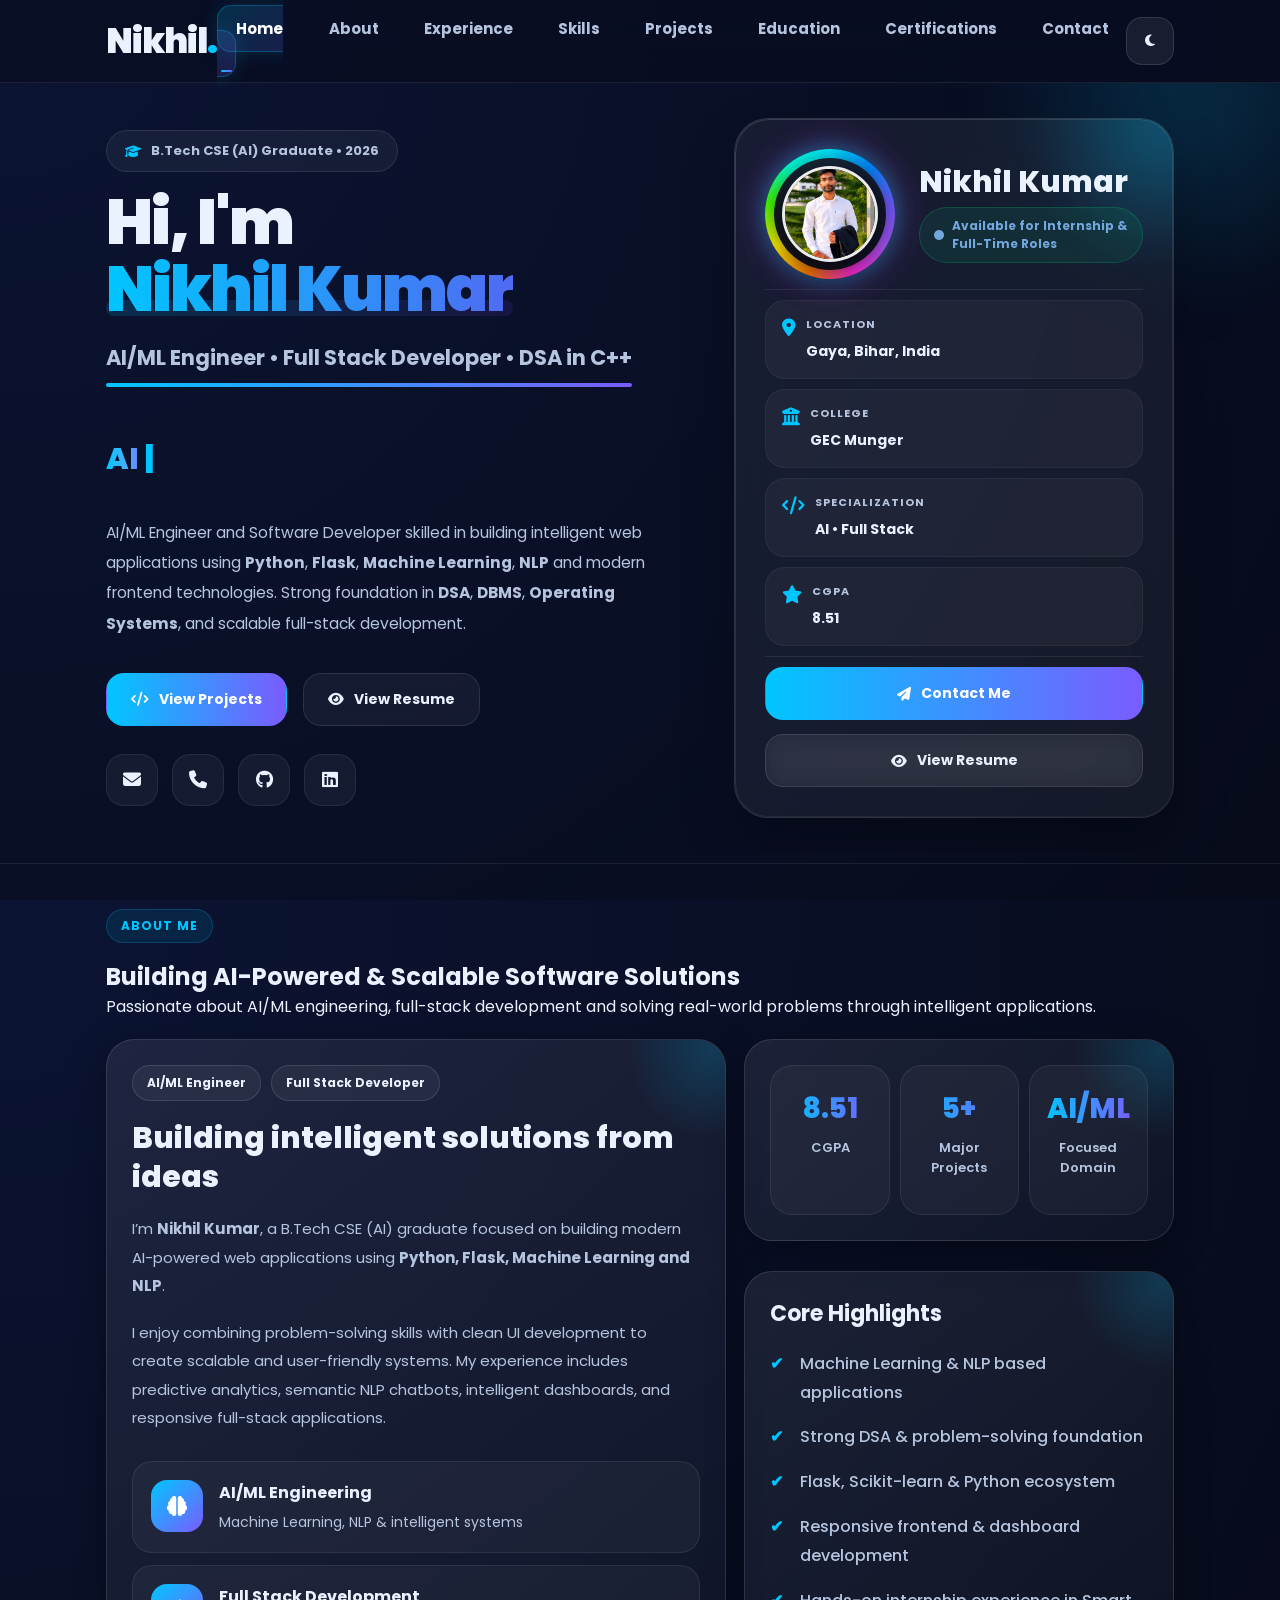
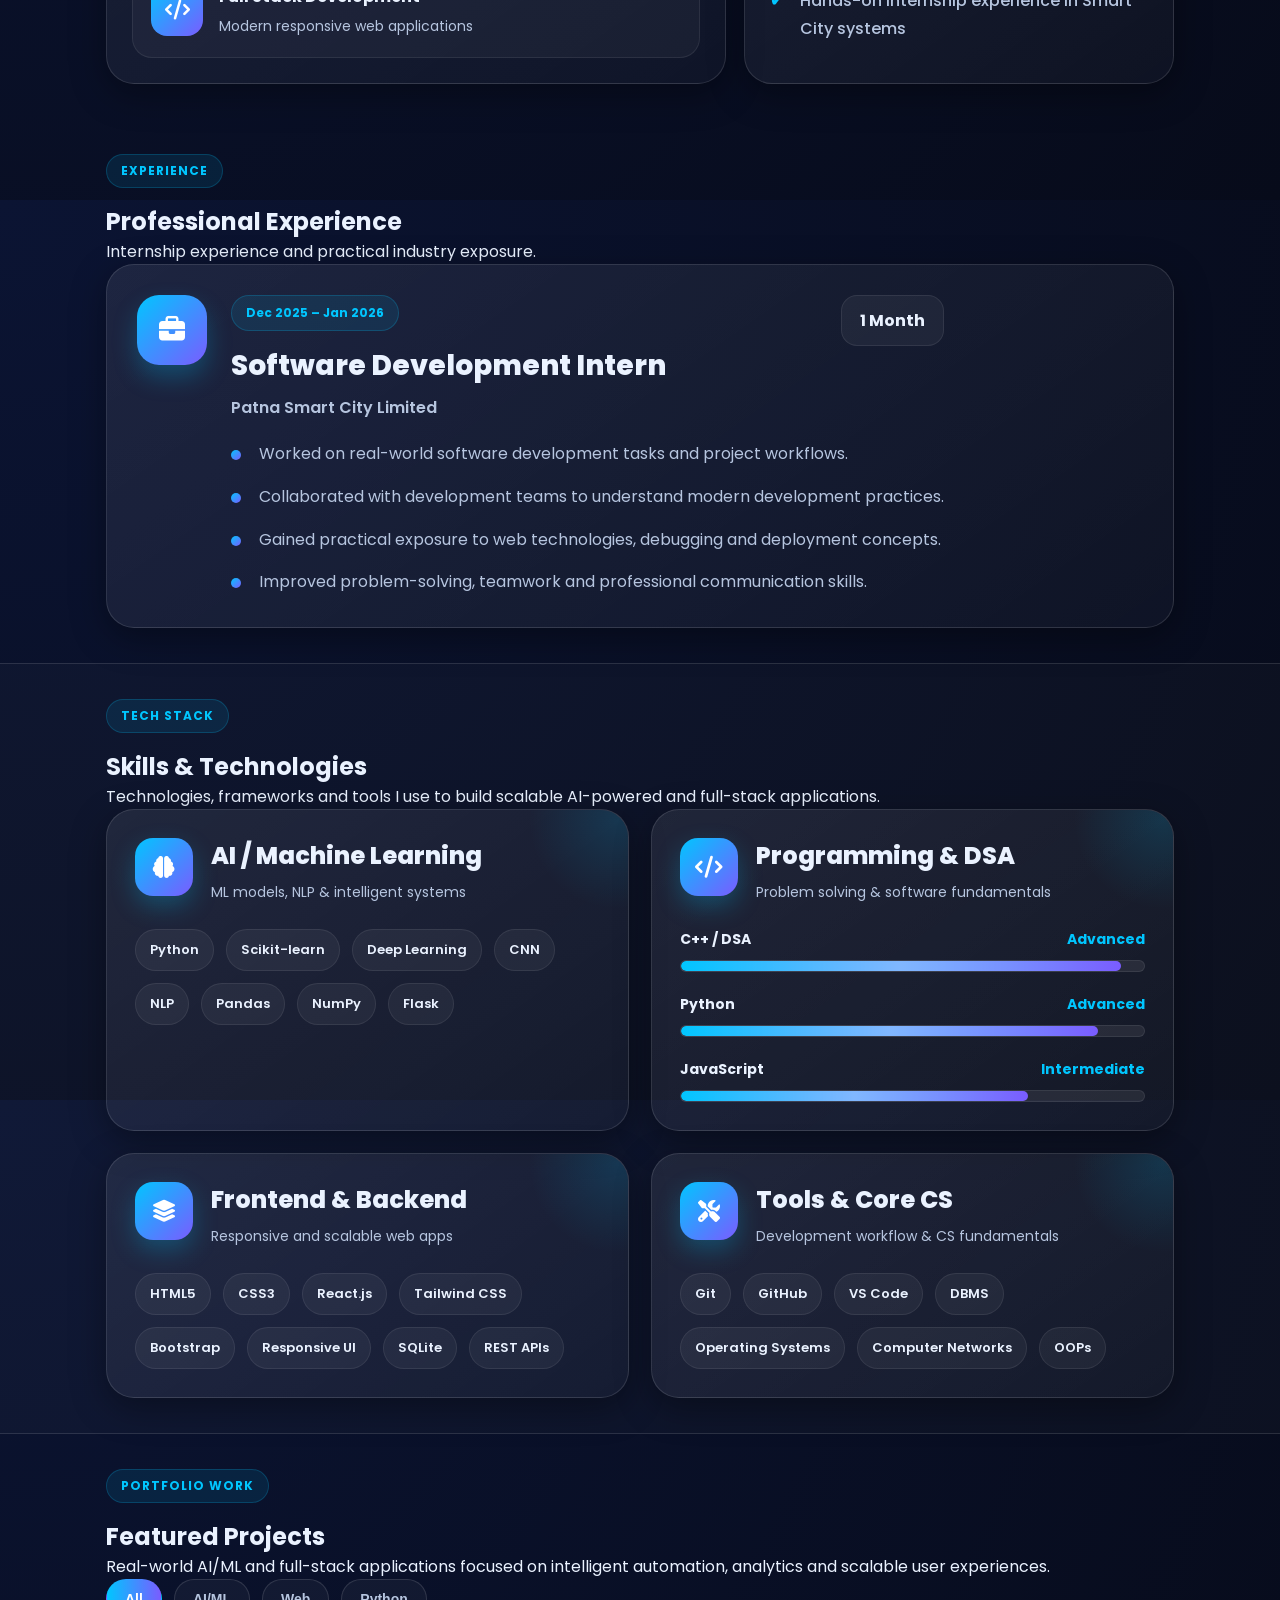
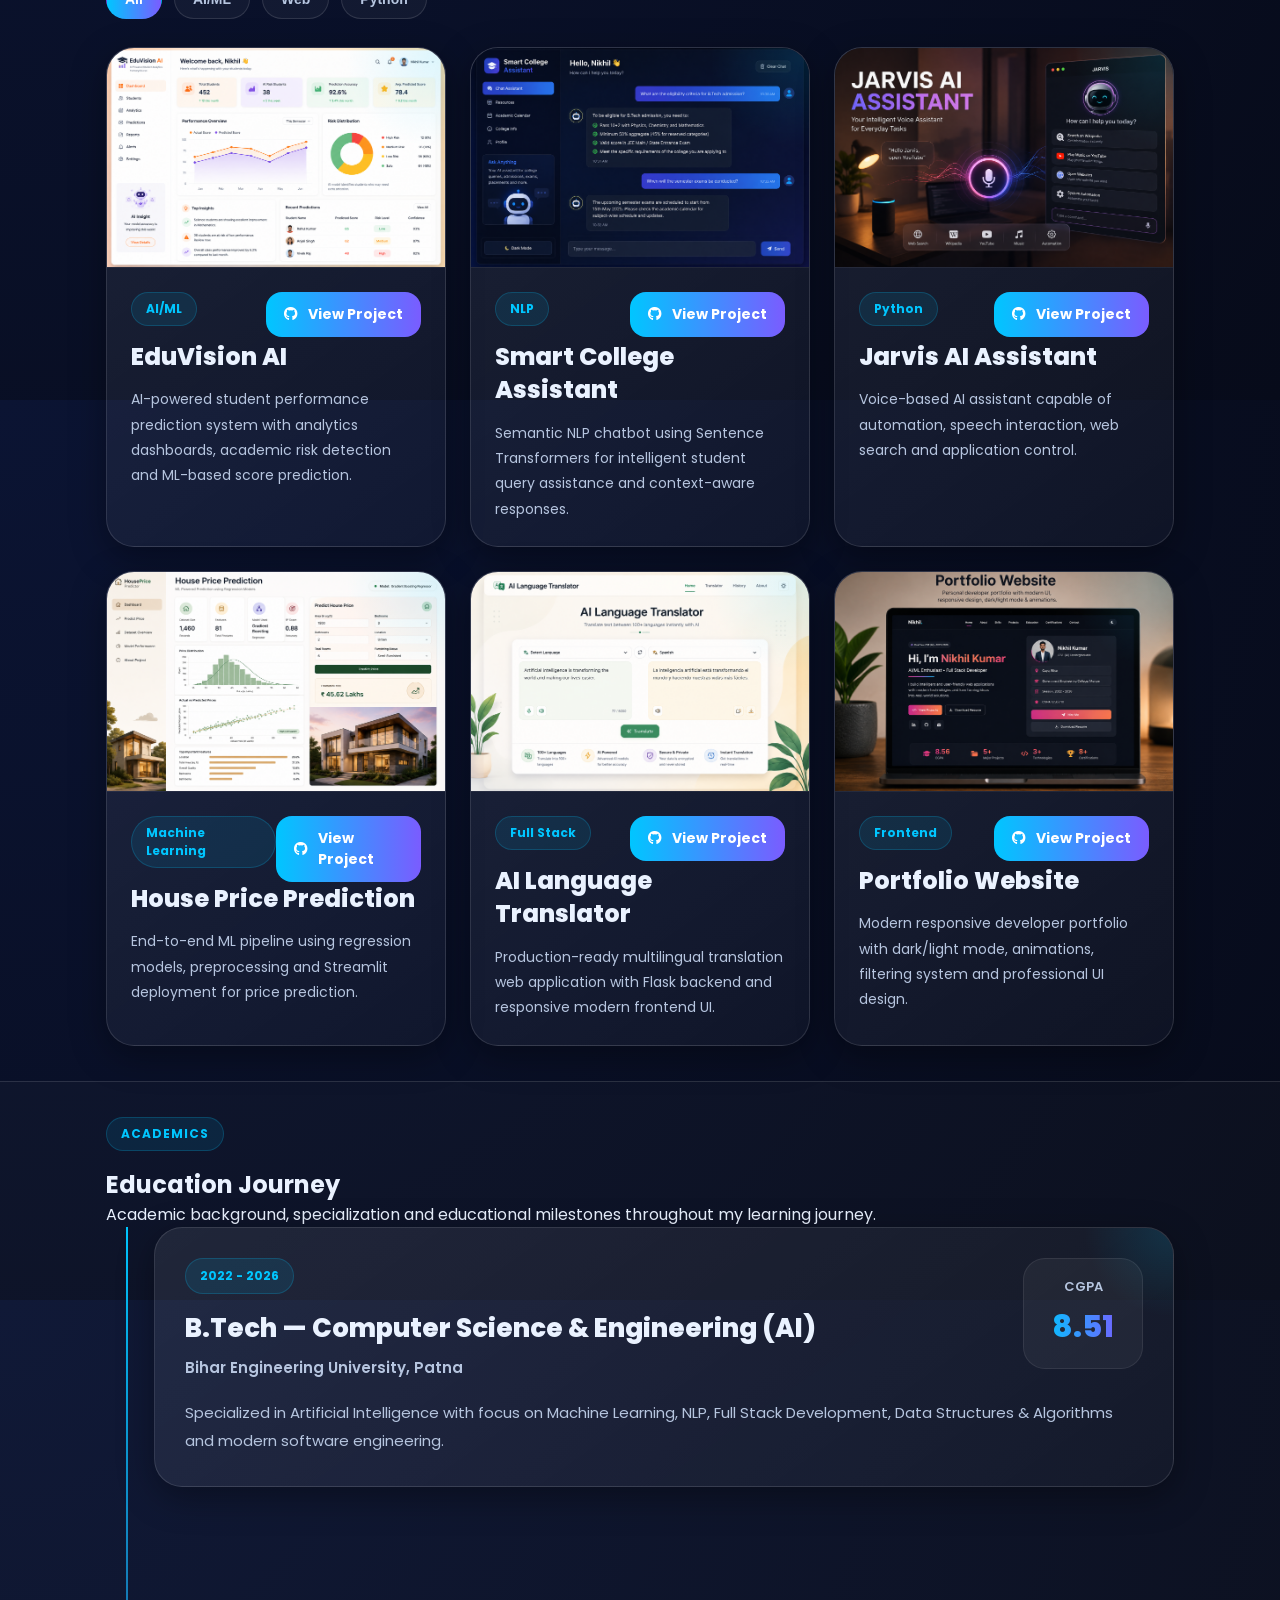
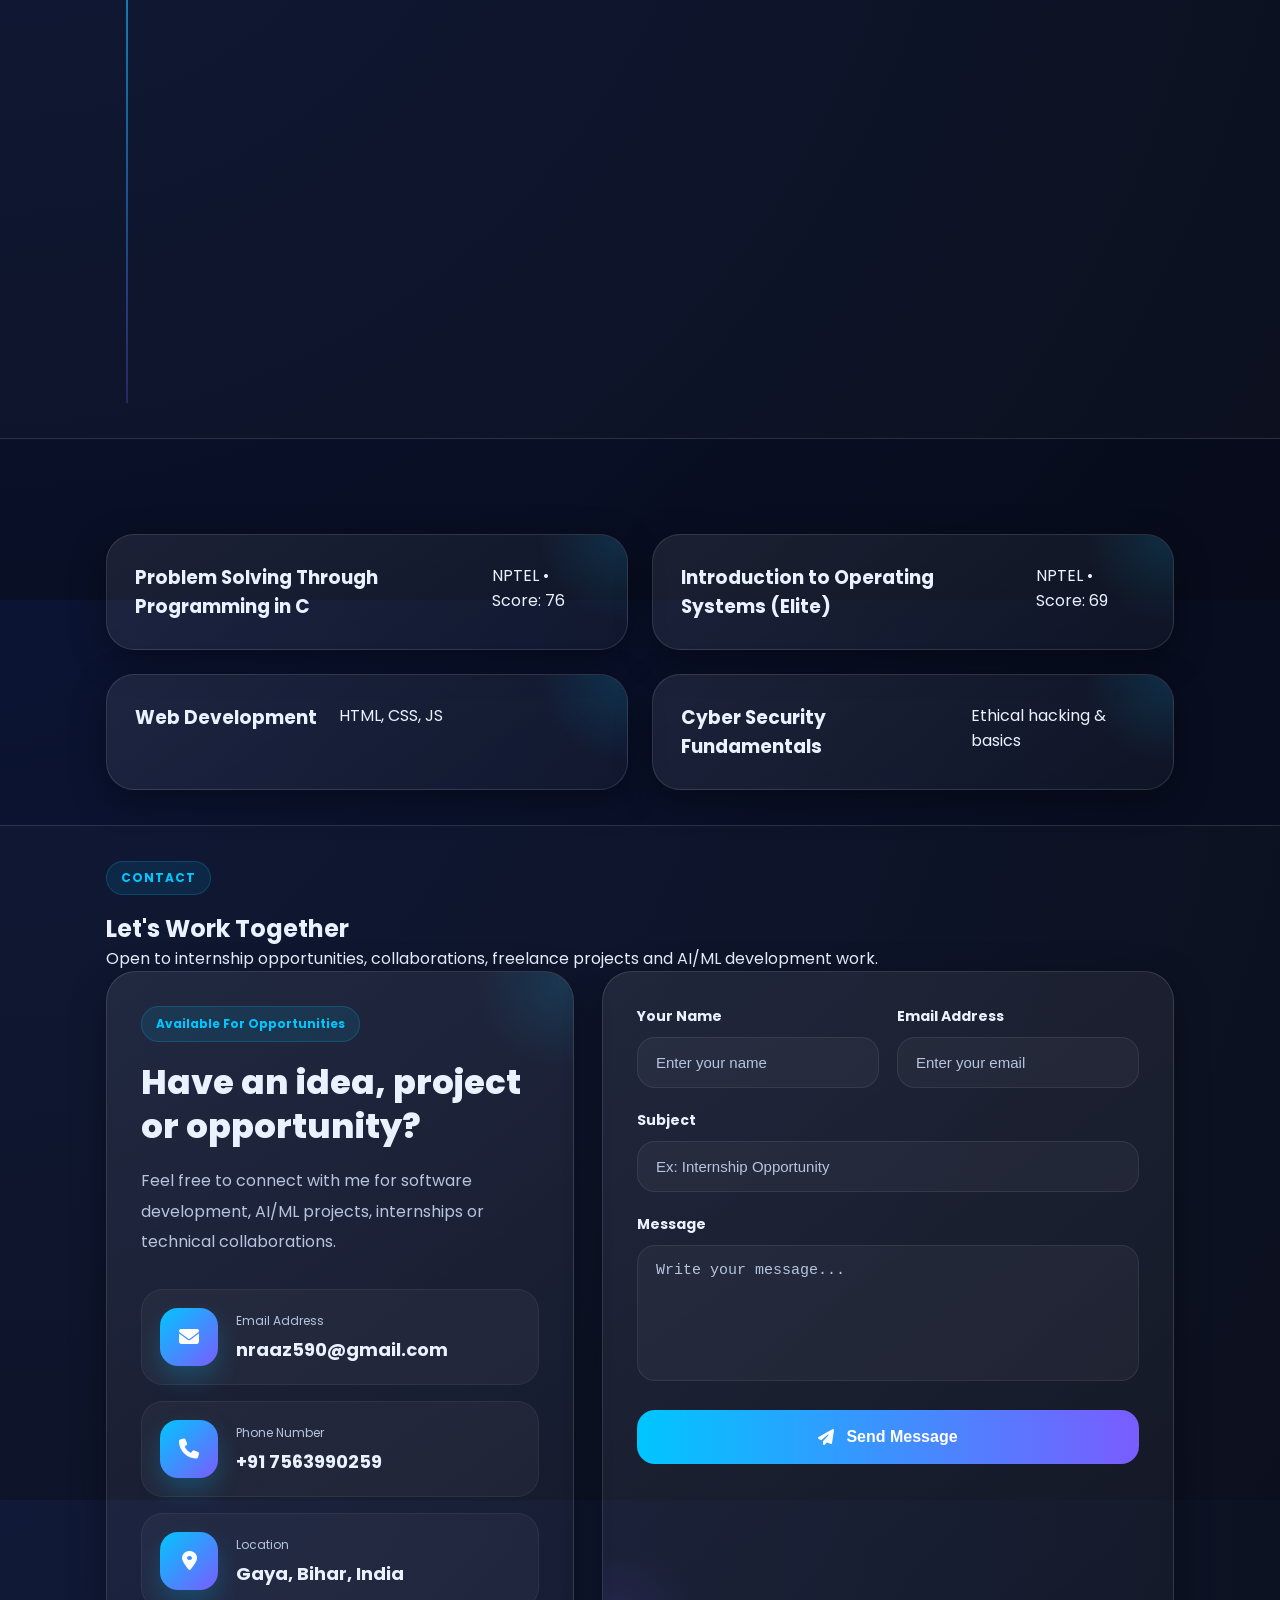
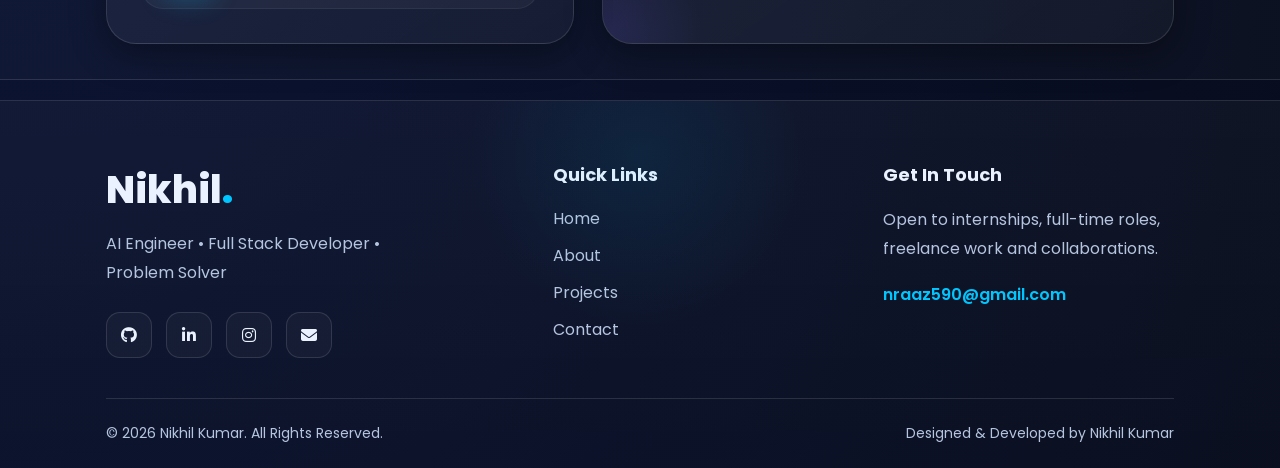
<file: index.html>
<!DOCTYPE html>
<html lang="en">

<head>
  <meta charset="UTF-8" />
  <meta name="viewport" content="width=device-width, initial-scale=1.0" />
  <meta name="description"
  content="Nikhil Kumar | AI Engineer, Full Stack Developer and CSE (AI) Graduate">

  <meta name="keywords"
  content="Nikhil Kumar, AI Engineer, Python Developer, Full Stack Developer, Portfolio">
  <title>Nikhil Kumar | Portfolio</title>

  <link rel="stylesheet" href="style.css" />
  <link rel="icon" href="https://cdn-icons-png.flaticon.com/512/1034/1034131.png" />

  <!-- Font Awesome -->
  <link rel="stylesheet" href="https://cdnjs.cloudflare.com/ajax/libs/font-awesome/6.5.0/css/all.min.css" />
</head>

<body>


<!-- ===== PREMIUM LOADER ===== -->
<div id="loader">

  <div class="loader-bg"></div>

  <div class="loader-card">

    <div class="loader-ring">

     <div class="loader-ring-inner">
      <img src="profile.jpeg" alt="Nikhil">
    </div>

    </div>

    <h1 class="loader-logo">
      Nikhil<span>.</span>
    </h1>

    <p class="loader-text">
      Building Intelligent Digital Experiences
    </p>

    <div class="loader-progress">

      <div class="loader-bar">
        <span id="loaderFill"></span>
      </div>

      <div class="loader-percent" id="loaderPercent">
        0%
      </div>

    </div>

  </div>

</div>

  <!-- ===== Navbar ===== -->
  <header class="header">
    <nav class="navbar container">
      <a href="#home" class="logo">Nikhil<span>.</span></a>

      <ul class="nav-links" id="navLinks">
        <li><a class="nav-item active" href="#home">Home</a></li>
        <li><a class="nav-item" href="#about">About</a></li>
        <li><a class="nav-item" href="#experience">Experience</a></li>
        <li><a class="nav-item" href="#skills">Skills</a></li>
        <li><a class="nav-item" href="#projects">Projects</a></li>
        <li><a class="nav-item" href="#education">Education</a></li>
        <li><a class="nav-item" href="#certifications">Certifications</a></li>
        <li><a class="nav-item" href="#contact">Contact</a></li>
      </ul>

      <div class="nav-actions">
        <button class="icon-btn" id="themeBtn" title="Toggle Theme">
          <i class="fa-solid fa-moon"></i>
        </button>

        <button class="icon-btn mobile-btn" id="menuBtn" title="Menu">
          <i class="fa-solid fa-bars"></i>
        </button>
      </div>
    </nav>
  </header>

<!-- ===== Hero Section ===== -->
<section id="home" class="hero section">
  <div class="container hero-grid">

    <!-- ===== LEFT CONTENT ===== -->
    <div class="hero-text reveal">

      <div class="hero-badge-wrap">
        <p class="badge">
          <i class="fa-solid fa-graduation-cap"></i>
          B.Tech CSE (AI) Graduate • 2026
        </p>
      </div>

      <h1>
        Hi, I'm
        <span class="hero-name">Nikhil Kumar</span>
      </h1>

      <p class="hero-subline">
        AI/ML Engineer • Full Stack Developer • DSA in C++
      </p>

      <h2 class="typing">
        <span id="typingText"></span>
        <span class="cursor">|</span>
      </h2>

      <p class="desc">
        AI/ML Engineer and Software Developer skilled in building
        intelligent web applications using
        <b>Python</b>, <b>Flask</b>, <b>Machine Learning</b>,
        <b>NLP</b> and modern frontend technologies.

        Strong foundation in
        <b>DSA</b>, <b>DBMS</b>, <b>Operating Systems</b>,
        and scalable full-stack development.
      </p>

      <!-- Buttons -->
      <div class="hero-buttons">

        <a class="btn primary" href="#projects">
          <i class="fa-solid fa-code"></i>
          View Projects
        </a>

        <a class="btn outline" href="resume.pdf" target="_blank">
          <i class="fa-solid fa-eye"></i>
          View Resume
        </a>

      </div>

      <!-- Socials -->
      <div class="socials">

        <a href="mailto:nikhil.kumar.ai@gmail.com"
          class="social"
          title="Email">

          <i class="fa-solid fa-envelope"></i>
        </a>

        <a href="tel:+917563990259"
          class="social"
          title="Phone">

          <i class="fa-solid fa-phone"></i>
        </a>

        <a href="https://github.com/NikhilDeveloper59"
          target="_blank"
          class="social"
          title="GitHub">

          <i class="fa-brands fa-github"></i>
        </a>

        <a href="https://www.linkedin.com/in/nikhil-kumar-ab451018b"
          target="_blank"
          class="social"
          title="LinkedIn">

          <i class="fa-brands fa-linkedin"></i>
        </a>

      </div>
    </div>

    <!-- ===== RIGHT PROFILE CARD ===== -->
    <div class="hero-card reveal">

      <div class="profile-card pro-card">

        <!-- Glow -->
        <div class="card-glow"></div>

        <!-- Top -->
        <div class="pro-header">

        <div class="pro-img-wrap">

            <div class="ring-light"></div>

            <div class="pro-img">
              <img src="profile.jpeg" alt="Nikhil Kumar">
            </div>

          </div>

          <div class="pro-title">
            <h3>Nikhil Kumar</h3>


            <span class="availability">
              <i class="fa-solid fa-circle"></i>
              Available for Internship & Full-Time Roles
            </span>
          </div>

        </div>

        <div class="pro-divider"></div>

        <!-- Info -->
        <div class="pro-info">

          <div class="pro-item">
            <i class="fa-solid fa-location-dot"></i>
            <div>
              <small>Location</small>
              <span>Gaya, Bihar, India</span>
            </div>
          </div>

          <div class="pro-item">
            <i class="fa-solid fa-building-columns"></i>
            <div>
              <small>College</small>
              <span>GEC Munger</span>
            </div>
          </div>

          <div class="pro-item">
            <i class="fa-solid fa-code"></i>
            <div>
              <small>Specialization</small>
              <span>AI • Full Stack</span>
            </div>
          </div>

          <div class="pro-item">
            <i class="fa-solid fa-star"></i>
            <div>
              <small>CGPA</small>
              <span>8.51</span>
            </div>
          </div>

        </div>

        <div class="pro-divider"></div>

        <!-- Buttons -->
        <div class="pro-buttons">

          <a href="#contact" class="btn primary w-full">
            <i class="fa-solid fa-paper-plane"></i>
            Contact Me
          </a>

          <a href="resume.pdf"
            target="_blank"
            class="btn outline w-full">

            <i class="fa-solid fa-eye"></i>
            View Resume
          </a>

        </div>

      </div>
    </div>

  </div>
</section>

<div class="pro-divider"></div>

<!-- ===== About ===== -->
<section id="about" class="section">
  <div class="container">

    <div class="section-title reveal">
      <span class="section-badge">ABOUT ME</span>
      <h2>Building AI-Powered & Scalable Software Solutions</h2>
      <p>
        Passionate about AI/ML engineering, full-stack development and solving
        real-world problems through intelligent applications.
      </p>
    </div>

    <div class="about-grid">

      <!-- LEFT MAIN CARD -->
      <div class="about-main-card reveal box-hover">

        <div class="about-top">
          <span class="about-tag">AI/ML Engineer</span>
          <span class="about-tag">Full Stack Developer</span>
        </div>

        <h3>
          Building intelligent solutions from ideas
        </h3>

        <p class="about-text">
          I’m <b>Nikhil Kumar</b>, a B.Tech CSE (AI) graduate focused on
          building modern AI-powered web applications using
          <b>Python, Flask, Machine Learning and NLP</b>.
        </p>

        <p class="about-text">
          I enjoy combining problem-solving skills with clean UI development
          to create scalable and user-friendly systems. My experience includes
          predictive analytics, semantic NLP chatbots, intelligent dashboards,
          and responsive full-stack applications.
        </p>

        <div class="about-focus">

          <div class="focus-item">
            <i class="fa-solid fa-brain"></i>
            <div>
              <h4>AI/ML Engineering</h4>
              <p>Machine Learning, NLP & intelligent systems</p>
            </div>
          </div>

          <div class="focus-item">
            <i class="fa-solid fa-code"></i>
            <div>
              <h4>Full Stack Development</h4>
              <p>Modern responsive web applications</p>
            </div>
          </div>

        </div>

      </div>

      <!-- RIGHT SIDE -->
      <div class="about-side reveal">

        <!-- STATS -->
        <div class="about-stats box-hover">

          <div class="stat-card">
            <h3>8.51</h3>
            <p>CGPA</p>
          </div>

          <div class="stat-card">
            <h3>5+</h3>
            <p>Major Projects</p>
          </div>

          <div class="stat-card">
            <h3>AI/ML</h3>
            <p>Focused Domain</p>
          </div>

        </div>

        <!-- HIGHLIGHTS -->
        <div class="about-highlights box-hover">

          <h3>Core Highlights</h3>

          <ul class="ticks">
            <li>Machine Learning & NLP based applications</li>
            <li>Strong DSA & problem-solving foundation</li>
            <li>Flask, Scikit-learn & Python ecosystem</li>
            <li>Responsive frontend & dashboard development</li>
            <li>Hands-on internship experience in Smart City systems</li>
          </ul>

        </div>

      </div>

    </div>

  </div>
</section>

<!-- ===== Experience ===== -->
<section id="experience" class="section">

  <div class="container">

    <div class="section-title reveal">
      <span class="section-badge">EXPERIENCE</span>
      <h2>Professional Experience</h2>
      <p>
        Internship experience and practical industry exposure.
      </p>
    </div>

    <div class="experience-card reveal">

      <div class="experience-left">

        <div class="experience-icon">
          <i class="fa-solid fa-briefcase"></i>
        </div>

      </div>

      <div class="experience-content">

        <div class="experience-top">

          <div>
            <span class="experience-badge">
              Dec 2025 – Jan 2026
            </span>

            <h3>Software Development Intern</h3>

            <h4>Patna Smart City Limited</h4>
          </div>

          <div class="experience-duration">
            1 Month
          </div>

        </div>

        <ul class="experience-list">
          <li>
            Worked on real-world software development tasks and project workflows.
          </li>

          <li>
            Collaborated with development teams to understand modern development practices.
          </li>

          <li>
            Gained practical exposure to web technologies, debugging and deployment concepts.
          </li>

          <li>
            Improved problem-solving, teamwork and professional communication skills.
          </li>
        </ul>

      </div>

    </div>

  </div>

</section>

<!-- ===== Skills ===== -->
<section id="skills" class="section soft-bg">

  <div class="container">

    <div class="section-title reveal">
      <span class="section-badge">TECH STACK</span>
      <h2>Skills & Technologies</h2>
      <p>
        Technologies, frameworks and tools I use to build
        scalable AI-powered and full-stack applications.
      </p>
    </div>

    <div class="skills-grid">


      <!-- CARD 1 -->
      <div class="skill-card reveal">

        <div class="skill-header">
          <div class="skill-icon">
            <i class="fa-solid fa-brain"></i>
          </div>

          <div>
            <h3>AI / Machine Learning</h3>
            <span>ML models, NLP & intelligent systems</span>
          </div>
        </div>

        <div class="skill-tags">
          <span>Python</span>
          <span>Scikit-learn</span>
          <span>Deep Learning</span>
          <span>CNN</span>
          <span>NLP</span>
          <span>Pandas</span>
          <span>NumPy</span>
          <span>Flask</span>
        </div>

      </div>

      <!-- CARD 2 -->
      <div class="skill-card reveal">

        <div class="skill-header">
          <div class="skill-icon">
            <i class="fa-solid fa-code"></i>
          </div>

          <div>
            <h3>Programming & DSA</h3>
            <span>Problem solving & software fundamentals</span>
          </div>
        </div>

        <div class="skill-progress">

          <div class="progress-item">
            <div class="progress-top">
              <span>C++ / DSA</span>
              <span>Advanced</span>
            </div>

            <div class="progress-bar">
              <div class="progress-fill w-95"></div>
            </div>
          </div>

          <div class="progress-item">
            <div class="progress-top">
              <span>Python</span>
              <span>Advanced</span>
            </div>

            <div class="progress-bar">
              <div class="progress-fill w-90"></div>
            </div>
          </div>

          <div class="progress-item">
            <div class="progress-top">
              <span>JavaScript</span>
              <span>Intermediate</span>
            </div>

            <div class="progress-bar">
              <div class="progress-fill w-75"></div>
            </div>
          </div>

        </div>

      </div>

      <!-- CARD 3 -->
      <div class="skill-card reveal mobile-hidden-skill">

        <div class="skill-header">
          <div class="skill-icon">
            <i class="fa-solid fa-layer-group"></i>
          </div>

          <div>
            <h3>Frontend & Backend</h3>
            <span>Responsive and scalable web apps</span>
          </div>
        </div>

        <div class="skill-tags">
          <span>HTML5</span>
          <span>CSS3</span>
          <span>React.js</span>
          <span>Tailwind CSS</span>
          <span>Bootstrap</span>
          <span>Responsive UI</span>
          <span>SQLite</span>
          <span>REST APIs</span>
        </div>

      </div>

      <!-- CARD 4 -->
      <div class="skill-card reveal mobile-hidden-skill">

        <div class="skill-header">
          <div class="skill-icon">
            <i class="fa-solid fa-screwdriver-wrench"></i>
          </div>

          <div>
            <h3>Tools & Core CS</h3>
            <span>Development workflow & CS fundamentals</span>
          </div>
        </div>

        <div class="skill-tags">
          <span>Git</span>
          <span>GitHub</span>
          <span>VS Code</span>
          <span>DBMS</span>
          <span>Operating Systems</span>
          <span>Computer Networks</span>
          <span>OOPs</span>
        </div>

      </div>

    </div>
    <div class="mobile-view-more">
      <button id="showSkillsBtn" class="view-more-btn">
        View All Skills
      </button>
    </div>

  </div>

</section>


<!-- ===== Projects ===== -->
<section id="projects" class="section">

  <div class="container">

    <div class="section-title reveal">
      <span class="section-badge">PORTFOLIO WORK</span>
      <h2>Featured Projects</h2>

      <p>
        Real-world AI/ML and full-stack applications focused on
        intelligent automation, analytics and scalable user experiences.
      </p>
    </div>

    <!-- FILTER -->
    <div class="filter-bar reveal">
      <button class="filter-btn active" data-filter="all">All</button>
      <button class="filter-btn" data-filter="ai">AI/ML</button>
      <button class="filter-btn" data-filter="web">Web</button>
      <button class="filter-btn" data-filter="python">Python</button>
    </div>

    <!-- GRID -->
    <div class="project-grid">

      <!-- PROJECT 1 -->
      <div class="project-card reveal" data-category="ai python">

        <div class="project-image">
          <img src="eduvision-ai.jpg" alt="EduVision AI">
        </div>

        <div class="project-content">

          <div class="project-top">
            <div class="wrap-section">
              <span class="project-type">AI/ML</span>
            <div class="project-actions">
            <a href="https://github.com/NikhilDeveloper59/student-performance-prediction"
               target="_blank"
               class="project-btn">

              <i class="fa-brands fa-github"></i>
              View Project
            </a>
          </div>
            </div>
            <h3>EduVision AI</h3>
          </div>

          <p>
            AI-powered student performance prediction system with analytics dashboards,
            academic risk detection and ML-based score prediction.
          </p>

        </div>
      </div>

      <!-- PROJECT 2 -->
      <div class="project-card reveal" data-category="ai python">

        <div class="project-image">
          <img src="smart-college-assistant.jpg" alt="Smart College Assistant">
        </div>

        <div class="project-content">

          <div class="project-top">
            <div class="wrap-section">
            <span class="project-type">NLP</span>
            <div class="project-actions">
            <a href="https://github.com/NikhilDeveloper59/smart-college-assistant"
               target="_blank"
               class="project-btn">

              <i class="fa-brands fa-github"></i>
              View Project
            </a>
          </div>
            </div>
            <h3>Smart College Assistant</h3>
          </div>

          <p>
            Semantic NLP chatbot using Sentence Transformers for
            intelligent student query assistance and context-aware responses.
          </p>

        </div>
      </div>

      <!-- PROJECT 3 -->
      <div class="project-card reveal mobile-hidden-project" data-category="python ai">

        <div class="project-image">
          <img src="jarvis-ai.jpg" alt="Jarvis AI Assistant">
        </div>

        <div class="project-content">

          <div class="project-top">
            <div class="wrap-section">
            <span class="project-type">Python</span>
            <div class="project-actions">
            <a href="https://github.com/NikhilDeveloper59/JARVIS"
               target="_blank"
               class="project-btn">

              <i class="fa-brands fa-github"></i>
              View Project
            </a>
          </div>
            </div>
            <h3>Jarvis AI Assistant</h3>
          </div>

          <p>
            Voice-based AI assistant capable of automation,
            speech interaction, web search and application control.
          </p>

        </div>
      </div>

      <!-- PROJECT 4 -->
      <div class="project-card reveal mobile-hidden-project" data-category="ai">

        <div class="project-image">
          <img src="house-price-prediction.jpg" alt="House Price Prediction">
        </div>

        <div class="project-content">

          <div class="project-top">
            <div class="wrap-section">
            <span class="project-type">Machine Learning</span>
            <div class="project-actions">
            <a href="https://github.com/NikhilDeveloper59/house-price-prediction-ml"
               target="_blank"
               class="project-btn">

              <i class="fa-brands fa-github"></i>
              View Project
            </a>
          </div>
            </div>
            <h3>House Price Prediction</h3>
          </div>

          <p>
            End-to-end ML pipeline using regression models,
            preprocessing and Streamlit deployment for price prediction.
          </p>

        </div>
      </div>

      <!-- PROJECT 5 -->
      <div class="project-card reveal mobile-hidden-project" data-category="web">

        <div class="project-image">
          <img src="ai-language-translator.jpg" alt="AI Translator">
        </div>

        <div class="project-content">

          <div class="project-top">
            <div class="wrap-section">
            <span class="project-type">Full Stack</span>
            <div class="project-actions">
            <a href="https://github.com/NikhilDeveloper59/ai-language-translator-web"
               target="_blank"
               class="project-btn">

              <i class="fa-brands fa-github"></i>
              View Project
            </a>
          </div>
            </div>
            <h3>AI Language Translator</h3>
          </div>

          <p>
            Production-ready multilingual translation web application
            with Flask backend and responsive modern frontend UI.
          </p>
        </div>
      </div>

      <!-- PROJECT 6 -->
      <div class="project-card reveal mobile-hidden-project" data-category="web">

        <div class="project-image">
          <img src="portfolio-website.jpg" alt="Portfolio Website">
        </div>

        <div class="project-content">

          <div class="project-top">
            <div class="wrap-section">
            <span class="project-type">Frontend</span>
            <div class="project-actions">
            <a href="https://github.com/NikhilDeveloper59/portfolio"
               target="_blank"
               class="project-btn">

              <i class="fa-brands fa-github"></i>
              View Project
            </a>
          </div>
            </div>
            <h3>Portfolio Website</h3>
          </div>

          <p>
            Modern responsive developer portfolio with dark/light mode,
            animations, filtering system and professional UI design.
          </p>

        </div>
      </div>

    </div>

    <div class="mobile-view-more">
      <button id="showProjectsBtn" class="view-more-btn">
        View All Projects
      </button>
    </div>

  </div>

</section>



<!-- ===== Education ===== -->
<section id="education" class="section soft-bg">

  <div class="container">

    <div class="section-title reveal">
      <span class="section-badge">ACADEMICS</span>

      <h2>Education Journey</h2>

      <p>
        Academic background, specialization and educational milestones
        throughout my learning journey.
      </p>
    </div>

    <div class="education-timeline">

      <!-- ITEM 1 -->
      <div class="education-card reveal">

        <div class="education-dot"></div>

        <div class="education-content">

          <div class="education-top">

            <div>
              <span class="education-badge">2022 - 2026</span>

              <h3>B.Tech — Computer Science & Engineering (AI)</h3>

              <h4>Bihar Engineering University, Patna</h4>
            </div>

            <div class="education-score">
              <span>CGPA</span>
              <h2>8.51</h2>
            </div>

          </div>

          <p>
            Specialized in Artificial Intelligence with focus on
            Machine Learning, NLP, Full Stack Development,
            Data Structures & Algorithms and modern software engineering.
          </p>

        </div>

      </div>

      <!-- ITEM 2 -->
      <div class="education-card reveal">

        <div class="education-dot"></div>

        <div class="education-content">

          <div class="education-top">

            <div>
              <span class="education-badge">2019 - 2021</span>

              <h3>Intermediate (12th) — Science (PCM)</h3>

              <h4>Mahavir College, Gaya • BSEB Patna</h4>
            </div>

            <div class="education-score">
              <span>Percentage</span>
              <h2>70.4%</h2>
            </div>

          </div>

          <p>
            Completed higher secondary education with Physics,
            Chemistry and Mathematics as core subjects.
          </p>

        </div>

      </div>

      <!-- ITEM 3 -->
      <div class="education-card reveal">

        <div class="education-dot"></div>

        <div class="education-content">

          <div class="education-top">

            <div>
              <span class="education-badge">2018 - 2019</span>

              <h3>Matriculation (10th)</h3>

              <h4>Janta High School, Dumaria • BSEB Patna</h4>
            </div>

            <div class="education-score">
              <span>Percentage</span>
              <h2>67.2%</h2>
            </div>

          </div>

          <p>
            Built strong academic fundamentals and analytical thinking
            through secondary school education.
          </p>

        </div>

      </div>

    </div>

  </div>

</section>


  <!-- ===== Certifications ===== -->
  <section id="certifications" class="section">
    <div class="container">
      <div class="section-title reveal">
        <h2>Certifications</h2>
        <p>Courses & certifications I completed</p>
      </div>

      <div class="cert-grid">
        <div class="cert-card reveal box-hover">
          <h3>Problem Solving Through Programming in C</h3>
          <p>NPTEL • Score: 76</p>
        </div>
        <div class="cert-card reveal box-hover">
          <h3>Introduction to Operating Systems (Elite)</h3>
          <p>NPTEL • Score: 69</p>
        </div>
        <div class="cert-card reveal box-hover">
          <h3>Web Development</h3>
          <p>HTML, CSS, JS</p>
        </div>
        <div class="cert-card reveal box-hover">
          <h3>Cyber Security Fundamentals</h3>
          <p>Ethical hacking & basics</p>
        </div>
      </div>
    </div>
  </section>


<!-- ===== Contact ===== -->
<section id="contact" class="section soft-bg">

  <div class="container">

    <div class="section-title reveal">
      <span class="section-badge">CONTACT</span>

      <h2>Let's Work Together</h2>

      <p>
        Open to internship opportunities, collaborations,
        freelance projects and AI/ML development work.
      </p>
    </div>

    <div class="contact-grid">

      <!-- LEFT -->
      <div class="contact-info reveal">

        <div class="contact-info-top">

          <span class="contact-label">
            Available For Opportunities
          </span>

          <h3>
            Have an idea, project or opportunity?
          </h3>

          <p>
            Feel free to connect with me for software development,
            AI/ML projects, internships or technical collaborations.
          </p>

        </div>

        <!-- CARD 1 -->
        <div class="contact-card">

          <div class="contact-icon">
            <i class="fa-solid fa-envelope"></i>
          </div>

          <div>
            <small>Email Address</small>

            <a href="mailto:nraaz590@gmail.com">
              nraaz590@gmail.com
            </a>
          </div>

        </div>

        <!-- CARD 2 -->
        <div class="contact-card">

          <div class="contact-icon">
            <i class="fa-solid fa-phone"></i>
          </div>

          <div>
            <small>Phone Number</small>

            <a href="tel:+917563990259">
              +91 7563990259
            </a>
          </div>

        </div>

        <!-- CARD 3 -->
        <div class="contact-card">

          <div class="contact-icon">
            <i class="fa-solid fa-location-dot"></i>
          </div>

          <div>
            <small>Location</small>

            <span>Gaya, Bihar, India</span>
          </div>

        </div>

      </div>

      <!-- RIGHT -->
      <form class="contact-form reveal" id="contactForm">

        <div class="form-row">

          <div class="form-group">
            <label>Your Name</label>

            <input
              type="text"
              id="name"
              placeholder="Enter your name"
            />

            <small class="error" id="nameError"></small>
          </div>

          <div class="form-group">
            <label>Email Address</label>

            <input
              type="email"
              id="email"
              placeholder="Enter your email"
            />

            <small class="error" id="emailError"></small>
          </div>

        </div>

        <div class="form-group">

          <label>Subject</label>

          <input
            type="text"
            id="subject"
            placeholder="Ex: Internship Opportunity"
          />

          <small class="error" id="subjectError"></small>

        </div>

        <div class="form-group">

          <label>Message</label>

          <textarea
            id="message"
            rows="6"
            placeholder="Write your message..."
          ></textarea>

          <small class="error" id="messageError"></small>

        </div>

        <button type="submit" class="contact-btn">

          <i class="fa-solid fa-paper-plane"></i>

          Send Message

        </button>

        <p class="success" id="successMsg"></p>

      </form>

    </div>

  </div>

</section>

<!-- ===== Footer ===== -->
<footer class="footer">

  <div class="container">

    <div class="footer-top">

      <!-- Brand -->
      <div class="footer-brand">

        <h3 class="footer-logo">
          Nikhil<span>.</span>
        </h3>

        <p>
          AI Engineer • Full Stack Developer • Problem Solver
        </p>

        <div class="footer-social">

          <a href="https://github.com/NikhilDeveloper59" target="_blank">
            <i class="fa-brands fa-github"></i>
          </a>

          <a href="https://linkedin.com/in/YOUR_LINKEDIN" target="_blank">
            <i class="fa-brands fa-linkedin-in"></i>
          </a>

          <a href="https://instagram.com/its_nikhil_ns" target="_blank">
          <i class="fa-brands fa-instagram"></i>
        </a>

          <a href="mailto:nraaz590@gmail.com">
            <i class="fa-solid fa-envelope"></i>
          </a>

        </div>

      </div>

      <!-- Navigation -->
      <div class="footer-links">

        <h4>Quick Links</h4>

        <a href="#home">Home</a>
        <a href="#about">About</a>
        <a href="#projects">Projects</a>
        <a href="#contact">Contact</a>

      </div>

      <!-- Contact -->
      <div class="footer-contact">

        <h4>Get In Touch</h4>

        <p>
          Open to internships, full-time roles,
          freelance work and collaborations.
        </p>

        <a href="mailto:nraaz590@gmail.com">
          nraaz590@gmail.com
        </a>

      </div>

    </div>

    <!-- Bottom -->
    <div class="footer-bottom">

      <p>
        © <span id="year"></span> Nikhil Kumar. All Rights Reserved.
      </p>

      <p>
        Designed & Developed by Nikhil Kumar
      </p>

    </div>

  </div>

</footer>

  <button id="topBtn" title="Go Top"><i class="fa-solid fa-arrow-up"></i></button>



<script src="script.js"></script>

<script>

let progress = 0;

const fill =
document.getElementById("loaderFill");

const percent =
document.getElementById("loaderPercent");

const interval = setInterval(()=>{

  progress += 4;

  fill.style.width =
  progress + "%";

  percent.innerHTML =
  progress + "%";

  if(progress >= 100){

    clearInterval(interval);

    setTimeout(()=>{

      document
      .getElementById("loader")
      .classList.add("hide");

    },300);

  }

},50);


const skillBtn =
document.getElementById("showSkillsBtn");

if(skillBtn){

skillBtn.addEventListener("click",()=>{

document
.querySelectorAll(".mobile-hidden-skill")
.forEach(card=>{

card.classList.add("show-card");

});

skillBtn.style.display="none";

});

}


const projectBtn =
document.getElementById("showProjectsBtn");

if(projectBtn){

projectBtn.addEventListener("click",()=>{

document
.querySelectorAll(".mobile-hidden-project")
.forEach(card=>{

card.classList.add("show-card");

});

projectBtn.style.display="none";

});

}
</script>

</body>

</html>
</file>
<file: style.css>
@import url('https://fonts.googleapis.com/css2?family=Poppins:wght@300;400;500;600;700;800&display=swap');

:root{
  --bg:#070b1a;
  --bg2:#0b1433;
  --text:#eaf2ff;
  --muted:#b6c5df;

  --card:rgba(255,255,255,0.07);
  --border:rgba(255,255,255,0.12);
  --shadow: 0 10px 35px rgba(0,0,0,0.35);

  --primary:#00c6ff;
  --primary2:#7a5cff;

  --navbg: rgba(7, 11, 26, 0.65);
  --navtext: rgba(234,242,255,0.9);
}

/* ✅ Light Theme */
.light{
  --bg:#eaf7ea;
  --bg2:#dff3df;
  --text:#0c1330;
  --muted:#4b587a;

  --card:rgba(255,255,255,0.55);
  --border:rgba(0,0,0,0.12);
  --shadow: 0 12px 30px rgba(0,0,0,0.16);

  --primary:#0066ff;
  --primary2:#6d28ff;

  --navbg: rgba(255,255,255,0.55);
  --navtext:#0c1330;
}



/* ✅ RESET */
*{margin:0;padding:0;box-sizing:border-box;}
html{scroll-behavior:smooth; height:100%;}
body{
  font-family:'Poppins',sans-serif;
  background: radial-gradient(circle at top left, var(--bg2), var(--bg));
  color:var(--text);
  overflow-x:hidden;
  min-height:100%;
}

/* ✅ FIX: Proper centering + padding for ALL devices */
.container{
  width:100%;
  max-width:1100px;
  margin-inline:auto;
  padding-inline:16px; /* mobile safe padding */
}

/* ✅ More consistent spacing */
.section{
  padding:35px 0;
}
@media (max-width: 640px){
  .section{padding:64px 0;}
}

.soft-bg{
  background: rgba(255,255,255,0.02);
  border-top:1px solid var(--border);
  border-bottom:1px solid var(--border);
}

a{text-decoration:none;color:inherit;}
ul{list-style:none;}


/* ==========================================
   PREMIUM LOADER
========================================== */

#loader{
  position:fixed;
  inset:0;

  z-index:99999;

  display:flex;
  align-items:center;
  justify-content:center;

  overflow:hidden;

  background:
  radial-gradient(circle at top left,
  rgba(0,198,255,.12),
  transparent 40%),

  radial-gradient(circle at bottom right,
  rgba(122,92,255,.15),
  transparent 40%),

  #020617;

  transition:.8s ease;
}

#loader.hide{
  opacity:0;
  visibility:hidden;
}

/* Floating Glow */

.loader-bg{

  position:absolute;
  inset:0;

  background:
  radial-gradient(
    circle,
    rgba(0,198,255,.12),
    transparent 60%
  );

  animation:floatGlow 6s linear infinite;
}

@keyframes floatGlow{

  0%{
    transform:translate(-10%,-10%);
  }

  50%{
    transform:translate(10%,10%);
  }

  100%{
    transform:translate(-10%,-10%);
  }
}

/* Card */

.loader-card{

  width:420px;

  max-width:90%;

  padding:50px 40px;

  text-align:center;

  border-radius:30px;

  backdrop-filter:blur(20px);

  background:
  rgba(255,255,255,.04);

  border:
  1px solid rgba(255,255,255,.08);

  box-shadow:
  0 20px 50px rgba(0,0,0,.4);
}

/* Ring */
/* ==========================================
   PREMIUM 7 COLOR RING
========================================== */

.loader-ring{

  position:relative;

  width:110px;
  height:110px;

  margin:auto auto 35px;

  border-radius:50%;

  display:flex;
  align-items:center;
  justify-content:center;

  background:
  conic-gradient(
    #ff004c,
    #ff7b00,
    #ffd500,
    #00ff88,
    #00c8ff,
    #4f7cff,
    #a855f7,
    #ff004c
  );

  animation:
    rotateRing 2.5s linear infinite;

  box-shadow:
    0 0 15px rgba(255,0,76,.35),
    0 0 25px rgba(0,200,255,.35),
    0 0 35px rgba(168,85,247,.35);
}

/* Inner Circle */

.loader-ring-inner{

  width:82px;
  height:82px;

  border-radius:50%;

  background:#04142d;

  box-shadow:
  inset 0 0 15px rgba(255,255,255,.05);
}

/* Extra Glow Layer */

.loader-ring::before{

  content:"";

  position:absolute;

  inset:-12px;

  border-radius:50%;

  background:
  conic-gradient(
    #ff004c,
    #ff7b00,
    #ffd500,
    #00ff88,
    #00c8ff,
    #4f7cff,
    #a855f7,
    #ff004c
  );

  filter:blur(18px);

  opacity:.6;

  z-index:-1;

  animation:
    rotateRing 2.5s linear infinite reverse;
}

/* Rotation */

@keyframes rotateRing{

  from{
    transform:rotate(0deg);
  }

  to{
    transform:rotate(360deg);
  }
}

  .loader-ring-inner{
  display:flex;
  align-items:center;
  justify-content:center;

  font-size:24px;
  font-weight:900;

  color:var(--text);
  background:var(--bg);

  border-radius:50%;
}

.loader-ring-inner img{
  width:74px;
  height:74px;
  border-radius:50%;
  object-fit:cover;
}

/* Logo */

.loader-logo{

  font-size:64px;
  font-weight:900;

  letter-spacing:-2px;

  color:white;

  margin-bottom:10px;
}

.loader-logo span{

  color:#00c6ff;

  animation:pulseDot 1.5s infinite;
}

@keyframes pulseDot{

  50%{
    opacity:.5;
  }
}

/* Subtitle */

.loader-text{

  color:rgba(255,255,255,.7);

  font-size:15px;

  margin-bottom:28px;

  letter-spacing:.6px;
}

/* Progress */

.loader-progress{
  width:100%;
}

.loader-bar{

  width:100%;
  height:8px;

  overflow:hidden;

  border-radius:999px;

  background:
  rgba(255,255,255,.06);
}

.loader-bar span{

  display:block;

  width:0%;

  height:100%;

  border-radius:999px;

  background:
  linear-gradient(
    90deg,
    #00c6ff,
    #7a5cff
  );
}

/* Percentage */

.loader-percent{

  margin-top:14px;

  color:white;

  font-weight:700;

  font-size:14px;
}

/* Light Mode */

.light #loader{

  background:
  radial-gradient(circle at top left,
  rgba(0,198,255,.10),
  transparent 40%),

  radial-gradient(circle at bottom right,
  rgba(122,92,255,.10),
  transparent 40%),

  #f7f9fc;
}

.light .loader-card{

  background:
  rgba(255,255,255,.75);

  border:
  1px solid rgba(0,0,0,.05);
}

.light .loader-ring-inner{
  background:#ffffff;
}

.light .loader-logo{
  color:#111827;
}

.light .loader-text{
  color:#64748b;
}

.light .loader-percent{
  color:#111827;
}

/* Mobile */

@media(max-width:768px){

  .loader-logo{
    font-size:52px;
  }

  .loader-bar{
    width:220px;
  }
}

/* =========================================================
   PROFESSIONAL NAVBAR
========================================================= */

.header{

  position:sticky;
  top:0;
  z-index:1000;

  backdrop-filter: blur(20px);

  background:rgba(8,14,32,0.78);

  border-bottom:1px solid rgba(255,255,255,0.08);

  transition:.35s ease;
}

.light .header{

  background:rgba(255,255,255,0.78);

  border-bottom:1px solid rgba(0,0,0,0.06);
}

/* Navbar */

.navbar{

  display:flex;
  align-items:center;
  justify-content:space-between;

  height:82px;

  position:relative;
}

/* =========================================================
   LOGO
========================================================= */

.logo{

  font-size:34px;
  font-weight:900;

  color:var(--text);

  letter-spacing:-1px;

  transition:.3s;
}

.logo span{
  color:var(--primary);
}

.logo:hover{

  text-shadow:
  0 0 20px rgba(0,198,255,.4);

  transform:translateY(-2px);
}

/* =========================================================
   MENU
========================================================= */

.nav-links{

  display:flex;
  align-items:center;
  gap:10px;
}

/* Individual Link */

.nav-item{

  position:relative;

  padding:12px 18px;

  border-radius:14px;

  font-size:15px;
  font-weight:700;

  color:var(--muted);

  transition:.35s ease;

  overflow:hidden;
}

/* Hover Background */

.nav-item::before{

  content:"";

  position:absolute;

  inset:0;

  border-radius:14px;

  background:
  linear-gradient(
    135deg,
    rgba(0,198,255,.18),
    rgba(123,97,255,.15)
  );

  opacity:0;

  transform:scale(.8);

  transition:.35s ease;
}

/* Hover */

.nav-item:hover{

  color:var(--text);

  transform:translateY(-2px);
}

.nav-item:hover::before{

  opacity:1;

  transform:scale(1);
}

/* Active Link */

.nav-item.active{

  color:#fff;

  background:linear-gradient(
    135deg,
    rgba(0,198,255,.18),
    rgba(123,97,255,.18)
  );

  border:1px solid rgba(0,198,255,.25);

  box-shadow:
  0 0 20px rgba(0,198,255,.15);

  transform:translateY(-2px);
}

.light .nav-item.active{
  color:#111827;
}

/* Bottom Glow Line */

.nav-item::after{

  content:"";

  position:absolute;

  left:50%;
  bottom:4px;

  width:0;
  height:2px;

  border-radius:20px;

  transform:translateX(-50%);

  background:
  linear-gradient(
    90deg,
    var(--primary),
    var(--primary2)
  );

  transition:.3s;
}

.nav-item:hover::after{
  width:60%;
}

.nav-item.active::after{
  width:70%;
}

/* =========================================================
   ACTION BUTTONS
========================================================= */

.nav-actions{

  display:flex;
  align-items:center;
  gap:12px;
}

.icon-btn{

  width:48px;
  height:48px;

  display:flex;
  align-items:center;
  justify-content:center;

  border-radius:16px;

  border:1px solid var(--border);

  background:var(--card);

  color:var(--text);

  cursor:pointer;

  transition:.35s ease;
}

.icon-btn:hover{

  transform:translateY(-3px);

  background:
  linear-gradient(
    135deg,
    rgba(0,198,255,.15),
    rgba(123,97,255,.15)
  );

  box-shadow:
  0 10px 25px rgba(0,198,255,.15);
}

/* =========================================================
   MOBILE BUTTON
========================================================= */

.mobile-btn{
  display:none;
}

/* =========================================================
   HERO SECTION - FINAL PROFESSIONAL VERSION
========================================================= */

.hero{
  position:relative;
  overflow:hidden;
}

/* Background Glow */

.hero::before{
  content:"";
  position:absolute;
  top:-200px;
  right:-120px;
  width:420px;
  height:420px;

  background:radial-gradient(
      circle,
      rgba(0,198,255,0.18),
      transparent 70%
  );

  filter:blur(40px);

  z-index:0;
}

.hero-grid{
  position:relative;
  z-index:1;

  display:grid;
  grid-template-columns:1.25fr 0.95fr;
  gap:50px;
  align-items:center;
}

/* =========================================================
   HERO LEFT CONTENT
========================================================= */

.hero-badge-wrap{
  margin-bottom:18px;
}

.badge{
  display:inline-flex;
  align-items:center;
  gap:10px;

  padding:10px 18px;

  border-radius:999px;

  background:rgba(255,255,255,0.05);

  border:1px solid rgba(255,255,255,0.10);

  color:var(--muted);

  font-size:13px;
  font-weight:700;

  backdrop-filter:blur(14px);

  transition:0.35s ease;
}

.badge i{
  color:var(--primary);
}

.badge:hover{
  transform:translateY(-3px);

  border-color:rgba(0,198,255,0.35);

  box-shadow:
    0 12px 28px rgba(0,198,255,0.12);
}

/* ==========================================
   HERO NAME PREMIUM ANIMATION
========================================== */

.hero h1{
  font-size:62px;
  line-height:1.08;
  font-weight:900;
  letter-spacing:-2px;
  margin-bottom:18px;
  color:var(--text);
}

.hero-name{

  position:relative;
  display:inline-block;

  background:linear-gradient(
      90deg,
      #00c6ff,
      #3b82f6,
      #7c3aed,
      #ec4899,
      #00c6ff
  );

  background-size:300% auto;

  -webkit-background-clip:text;
  -webkit-text-fill-color:transparent;

  animation:
    gradientFlow 8s linear infinite,
    glowPulse 3s ease-in-out infinite;
}

/* Animated highlight */

.hero-name::after{

  content:"";

  position:absolute;

  left:0;
  bottom:8px;

  width:100%;
  height:16px;

  border-radius:30px;

  background:linear-gradient(
      90deg,
      rgba(0,198,255,.15),
      rgba(124,58,237,.12)
  );

  z-index:-1;

  animation:underlineMove 4s ease-in-out infinite;
}

/* Gradient movement */

@keyframes gradientFlow{

  0%{
    background-position:0% center;
  }

  100%{
    background-position:300% center;
  }
}

/* Soft glow */

@keyframes glowPulse{

  0%,100%{
    filter:
      drop-shadow(0 0 8px rgba(0,198,255,.15));
  }

  50%{
    filter:
      drop-shadow(0 0 18px rgba(124,58,237,.28));
  }
}

/* Underline animation */

@keyframes underlineMove{

  0%,100%{
    transform:scaleX(1);
    opacity:.7;
  }

  50%{
    transform:scaleX(1.08);
    opacity:1;
  }
}

/* Subline */

.hero-subline{
  position:relative;

  display:inline-block;

  font-size:21px;
  font-weight:700;

  color:var(--muted);

  margin-bottom:30px;
}

.hero-subline::after{
  content:"";

  position:absolute;

  left:0;
  bottom:-14px;

  width:100%;
  height:4px;

  border-radius:30px;

  background:linear-gradient(
      90deg,
      var(--primary),
      var(--primary2)
  );
}

/* ===================================
   PREMIUM TYPING TEXT
=================================== */

.typing{
  min-height:60px;

  margin:35px 0 20px;

  font-size:30px;
  font-weight:800;
  line-height:1.4;
}

#typingText{

  background: linear-gradient(
    90deg,
    #00c6ff,
    #4facfe,
    #7b61ff,
    #ff4fd8,
    #ff8a00,
    #00e676,
    #00c6ff
  );

  background-size: 400% auto;

  -webkit-background-clip:text;
  -webkit-text-fill-color:transparent;
  background-clip:text;

  animation: gradientMove 6s linear infinite;
}

/* Gradient Animation */

@keyframes gradientMove{

  0%{
    background-position:0% center;
  }

  100%{
    background-position:400% center;
  }
}

/* Cursor */

.cursor{

  color:#00c6ff;

  font-weight:900;

  animation: blink 0.8s infinite;
}

@keyframes blink{

  0%,100%{
    opacity:1;
  }

  50%{
    opacity:0;
  }
}

/* Mobile */

@media(max-width:768px){

  .typing{
    font-size:22px;
    min-height:50px;
  }

}

/* Description */

.desc{
  max-width:670px;

  font-size:15.5px;

  line-height:1.95;

  color:var(--muted);

  margin-bottom:34px;
}

/* =========================================================
   BUTTONS
========================================================= */

.hero-buttons{
  display:flex;
  gap:16px;
  flex-wrap:wrap;

  margin-bottom:28px;
}

.btn{
  position:relative;
  overflow:hidden;

  display:inline-flex;
  align-items:center;
  justify-content:center;
  gap:10px;

  padding:15px 24px;

  border-radius:18px;

  font-size:14px;
  font-weight:700;

  transition:0.35s ease;

  border:1px solid transparent;
}

/* Primary Button */

.btn.primary{
  background:linear-gradient(
      90deg,
      var(--primary),
      var(--primary2)
  );

  color:#fff;
}

.btn.primary::before{
  content:"";

  position:absolute;

  top:0;
  left:-100%;

  width:100%;
  height:100%;

  background:linear-gradient(
      90deg,
      transparent,
      rgba(255,255,255,0.28),
      transparent
  );

  transition:0.7s;
}

.btn.primary:hover::before{
  left:100%;
}

.btn.primary:hover{
  transform:translateY(-5px);

  box-shadow:
    0 16px 35px rgba(0,198,255,0.22),
    0 8px 18px rgba(122,92,255,0.18);
}

/* Outline Button */

.btn.outline{
  background:rgba(255,255,255,0.05);

  border:1px solid rgba(255,255,255,0.10);

  color:var(--text);

  backdrop-filter:blur(12px);
}

.btn.outline:hover{
  transform:translateY(-5px);

  border-color:rgba(0,198,255,0.28);

  box-shadow:
    0 15px 35px rgba(0,198,255,0.12);
}

.w-full{
  width:100%;
}

/* =========================================================
   SOCIALS
========================================================= */

.socials{
  display:flex;
  gap:14px;
}

.social{
  width:52px;
  height:52px;

  display:grid;
  place-items:center;

  border-radius:18px;

  background:rgba(255,255,255,0.05);

  border:1px solid rgba(255,255,255,0.08);

  color:var(--text);

  font-size:18px;

  transition:0.35s ease;
}

.social:hover{
  transform:translateY(-6px);

  color:white;

  background:linear-gradient(
      135deg,
      var(--primary),
      var(--primary2)
  );

  box-shadow:
    0 15px 35px rgba(0,198,255,0.18);
}

/* =========================================================
   PROFILE CARD
========================================================= */

.pro-card{
  position:relative;
  overflow:hidden;
  isolation:isolate;

  padding:30px;

  border-radius:34px;

  background:rgba(255,255,255,0.06);

  border:1px solid rgba(255,255,255,0.10);

  backdrop-filter:blur(18px);

  box-shadow:
    0 25px 55px rgba(0,0,0,0.24);

  transition:0.4s ease;
}

.pro-card:hover{
  transform:translateY(-8px);
}

/* =========================================================
   PREMIUM BORDER
========================================================= */

.pro-card::before{
  content:"";

  position:absolute;
  inset:0;

  border-radius:inherit;

  padding:1px;

  background:linear-gradient(
      135deg,
      rgba(255,255,255,0.16),
      rgba(255,255,255,0.02)
  );

  -webkit-mask:
      linear-gradient(#fff 0 0) content-box,
      linear-gradient(#fff 0 0);

  -webkit-mask-composite:xor;

  mask-composite:exclude;

  pointer-events:none;
}

/* =========================================================
   CARD GLOW
========================================================= */

.card-glow{
  position:absolute;

  top:-120px;
  right:-120px;

  width:260px;
  height:260px;

  background:radial-gradient(
      circle,
      rgba(0,198,255,0.24),
      transparent 70%
  );

  filter:blur(20px);
}

/* =========================================================
   PROFILE TOP
========================================================= */

.pro-header{
  position:relative;
  z-index:1;

  display:flex;
  align-items:center;
  gap:24px;
}

/* =========================================================
   PROFESSIONAL ANIMATED PROFILE
========================================================= */

.pro-img-wrap{
  position:relative;

  width:130px;
  height:130px;

  display:flex;
  align-items:center;
  justify-content:center;

  flex-shrink:0;
}

/* =========================================================
   ROTATING MULTICOLOR RING
========================================================= */

.pro-img-wrap::before{
  content:"";

  position:absolute;

  inset:0;

  border-radius:50%;

  background:
    conic-gradient(
      #00e5ff,
      #0088ff,
      #6f5cff,
      #a855f7,
      #ff2bd6,
      #ff7b00,
      #ffee00,
      #41ff00,
      #00ffd5,
      #00e5ff
    );

  animation:rotateRing 7s linear infinite;

  z-index:-2;

  box-shadow:
    0 0 20px rgba(0,229,255,0.35),
    0 0 35px rgba(122,92,255,0.25),
    0 0 55px rgba(255,43,214,0.18);
}

/* =========================================================
   INNER DARK GLASS
========================================================= */

.pro-img-wrap::after{
  content:"";

  position:absolute;

  width:112px;
  height:112px;

  border-radius:50%;

  background:
    radial-gradient(
      circle at top,
      rgba(20,24,40,0.96),
      rgba(5,8,20,0.98)
    );

  z-index:-1;

  box-shadow:
    inset 0 0 18px rgba(255,255,255,0.05),
    0 0 20px rgba(0,0,0,0.35);
}

/* =========================================================
   ROTATION ANIMATION
========================================================= */

@keyframes rotateRing{

  0%{
    transform:rotate(0deg);
  }

  100%{
    transform:rotate(360deg);
  }
}

/* =========================================================
   PROFILE IMAGE
========================================================= */

.pro-img{
  position:relative;

  width:96px;
  height:96px;

  border-radius:50%;

  overflow:hidden;

  background:#111;

  border:3px solid rgba(255,255,255,0.92);

  box-shadow:
    0 15px 35px rgba(0,0,0,0.28);

  transition:0.45s ease;

  z-index:2;
}

/* Hover Effect */

.pro-card:hover .pro-img{
  transform:scale(1.06);
}

.pro-img img{
  width:100%;
  height:100%;

  object-fit:cover;

  transition:0.5s ease;
}

.pro-card:hover .pro-img img{
  transform:scale(1.08);
}

/* =========================================================
   SOFT FLOATING LIGHT
========================================================= */

.pro-img-wrap .ring-light{
  position:absolute;

  width:150px;
  height:150px;

  border-radius:50%;

  background:
    radial-gradient(
      circle,
      rgba(0,198,255,0.18),
      transparent 70%
    );

  animation:pulseGlow 4s ease-in-out infinite;

  z-index:-3;

  filter:blur(12px);
}

@keyframes pulseGlow{

  0%{
    transform:scale(0.95);
    opacity:0.5;
  }

  50%{
    transform:scale(1.08);
    opacity:1;
  }

  100%{
    transform:scale(0.95);
    opacity:0.5;
  }
}

/* =========================================================
   PROFILE TITLE
========================================================= */

.pro-title h3{
  font-size:30px;
  font-weight:800;

  margin-bottom:8px;

  color:var(--text);

  line-height:1.1;
}



/* =========================================================
   AVAILABILITY
========================================================= */

.availability{
  display:inline-flex;
  align-items:center;
  gap:8px;

  padding:9px 14px;

  border-radius:999px;

  background:rgba(0,255,140,0.08);

  border:1px solid rgba(0,255,140,0.16);

  color:#73a7de;

  font-size:12px;
  font-weight:700;
}

.availability i{
  font-size:10px;
}

/* =========================================================
   LIGHT MODE
========================================================= */

.light .pro-img-wrap::after{

  background:
    radial-gradient(
      circle,
      rgba(255,255,255,0.98),
      rgba(240,245,255,1)
    );

  box-shadow:
    inset 0 0 20px rgba(0,0,0,0.04),
    0 0 20px rgba(0,0,0,0.08);
}

.light .pro-img{
  border-color:#fff;
}

/* =========================================================
   RESPONSIVE
========================================================= */

@media(max-width:768px){

  .pro-header{
    gap:18px;
  }

  .pro-img-wrap{
    width:110px;
    height:110px;
  }

  .pro-img-wrap::after{
    width:94px;
    height:94px;
  }

  .pro-img{
    width:80px;
    height:80px;
  }

  .pro-title h3{
    font-size:24px;
  }

  .pro-title p{
    font-size:14px;
  }
}

/* =========================================================
   DIVIDER
========================================================= */

.pro-divider{
  height:1px;

  margin:10px 0;

  background:rgba(255,255,255,0.08);
}

/* =========================================================
   INFO ITEMS
========================================================= */

.pro-info{
  display:grid;
  gap:10px;
}

.pro-item{
  display:flex;
  align-items:flex-start;
  gap:10px;

  padding:15px 16px;

  border-radius:20px;

  background:rgba(255,255,255,0.04);

  border:1px solid rgba(255,255,255,0.05);

  transition:0.35s ease;
}

.pro-item:hover{
  transform:translateX(6px);

  border-color:rgba(0,198,255,0.18);

  box-shadow:
    0 12px 28px rgba(0,198,255,0.08);
}

.pro-item i{
  color:var(--primary);

  font-size:18px;

  margin-top:3px;
}

.pro-item small{
  display:block;

  margin-bottom:5px;

  font-size:11px;
  font-weight:700;

  letter-spacing:1px;
  text-transform:uppercase;

  color:var(--muted);
}

.pro-item span{
  font-size:14px;
  font-weight:700;

  color:var(--text);
}

/* =========================================================
   BUTTON WRAP
========================================================= */

.pro-buttons{
  display:grid;
  gap:14px;
}

/* =========================================================
   LIGHT MODE FIXES
========================================================= */

.light .hero{
  background:
    radial-gradient(circle at top left,
    rgba(0,198,255,0.08),
    transparent 30%),
    linear-gradient(
      135deg,
      #f5f9ff,
      #edf5ff,
      #f8fbff
    );
}

/* Text */

.light .hero h1{
  color:#081739;
}

.light .hero-subline,
.light .typing{
  color:#31456a;
}

.light .desc,
.light .badge,
.light .pro-title p,
.light .pro-item small,
.light .stat-box p{
  color:#5c6988;
}

.light .pro-item span{
  color:#081739;
}

/* Cards */

.light .badge,
.light .stat-box,
.light .btn.outline,
.light .social,
.light .pro-card,
.light .pro-item{
  background:rgba(255,255,255,0.72);

  border:1px solid rgba(0,0,0,0.06);

  backdrop-filter:blur(18px);
}

/* Shadows */

.light .pro-card{
  box-shadow:
    0 25px 60px rgba(0,0,0,0.08),
    0 10px 24px rgba(0,102,255,0.06);
}

.light .stat-box{
  box-shadow:
    0 10px 24px rgba(0,0,0,0.05);
}

/* Hover */

.light .stat-box:hover,
.light .pro-item:hover,
.light .btn.outline:hover{
  background:white;

  border-color:rgba(0,102,255,0.18);

  box-shadow:
    0 18px 35px rgba(0,102,255,0.10);
}

/* =========================================================
   RESPONSIVE
========================================================= */

@media (max-width:980px){

  .hero-grid{
    grid-template-columns:1fr;
    gap:42px;
  }

  .hero h1{
    font-size:50px;
  }

  .typing{
    font-size:24px;
  }

  .pro-card{
    max-width:650px;
    margin:auto;
  }
}

@media (max-width:640px){

  .hero{
    padding-top:20px;
  }

  .hero-grid{
    gap:32px;
  }

  .hero h1{
    font-size:40px;
    line-height:1.12;
  }

  .hero-subline{
    font-size:16px;
    line-height:1.8;
  }

  .typing{
    font-size:20px;
  }

  .desc{
    font-size:14px;
    line-height:1.85;
  }

  .hero-stats{
    gap:12px;
  }

  .stat-box{
    width:100%;
  }

  .hero-buttons{
    flex-direction:column;
  }

  .hero-buttons .btn{
    width:100%;
  }

  .pro-card{
    padding:24px;
    border-radius:28px;
  }

  .pro-header{
    flex-direction:column;
    align-items:flex-start;
  }

  .pro-title h3{
    font-size:25px;
  }

  .pro-img{
    width:100px;
    height:100px;
  }

  .socials{
    flex-wrap:wrap;
  }

  .social{
    width:48px;
    height:48px;
  }
}

/* =========================================================
   ABOUT SECTION
========================================================= */

.about-grid{
  display:grid;
  grid-template-columns: 1.3fr 0.9fr;
  gap:18px;
  align-items:stretch;
}

/* ===== Shared Cards ===== */

.about-main-card,
.about-highlights,
.about-stats{
  position:relative;
  overflow:hidden;

  background: linear-gradient(
    145deg,
    rgba(255,255,255,0.08),
    rgba(255,255,255,0.03)
  );

  border:1px solid var(--border);

  border-radius:28px;
  margin-top: 20px;
  padding:25px;

  box-shadow: var(--shadow);

  transition: all 0.35s ease;
}

/* Light mode support */

.light .about-main-card,
.light .about-highlights,
.light .about-stats{
  background: linear-gradient(
    145deg,
    rgba(255,255,255,0.72),
    rgba(255,255,255,0.42)
  );
}

/* ===== Hover Effect ===== */

.about-main-card:hover,
.about-highlights:hover,
.about-stats:hover{
  transform: translateY(-6px);
  border-color: rgba(106,224,255,0.35);

  box-shadow:
    0 18px 45px rgba(0,0,0,0.18),
    0 0 20px rgba(0,198,255,0.10);
}

/* ===== Glow Effect ===== */

.about-main-card::before,
.about-highlights::before,
.about-stats::before{
  content:"";

  position:absolute;

  width:180px;
  height:180px;

  top:-80px;
  right:-80px;

  background: radial-gradient(
    circle,
    rgba(0,198,255,0.18),
    transparent 70%
  );

  pointer-events:none;
}

/* ===== Section Badge ===== */

.section-badge{
  display:inline-block;

  padding:7px 14px;

  border-radius:999px;

  background: rgba(0,198,255,0.10);

  border:1px solid rgba(0,198,255,0.20);

  color: var(--primary);

  font-size:12px;
  font-weight:700;
  letter-spacing:1px;

  margin-bottom:16px;
}

/* ===== Main Card ===== */

.about-top{
  display:flex;
  gap:10px;
  flex-wrap:wrap;

  margin-bottom:18px;
}

.about-tag{
  padding:8px 14px;

  border-radius:999px;

  background: rgba(255,255,255,0.05);

  border:1px solid var(--border);

  color: var(--text);

  font-size:12px;
  font-weight:700;
}

.about-main-card h3{
  font-size:30px;
  line-height:1.3;
  margin-bottom:18px;
  font-weight:800;

  max-width:560px;
}

.about-text{
  color: var(--muted);

  line-height:1.9;

  font-size:15px;

  margin-bottom:18px;
}

/* ===== Focus Area ===== */

.about-focus{
  margin-top:28px;

  display:grid;
  gap:12px;
}

.focus-item{
  display:flex;
  gap:16px;
  align-items:flex-start;

  padding:18px;

  border-radius:20px;

  background: rgba(255,255,255,0.04);

  border:1px solid rgba(255,255,255,0.08);

  transition:0.3s ease;
}

.light .focus-item{
  background: rgba(255,255,255,0.45);
}

.focus-item:hover{
  transform: translateX(6px);

  border-color: rgba(0,198,255,0.30);
}

.focus-item i{
  width:52px;
  height:52px;

  border-radius:16px;

  display:grid;
  place-items:center;

  background: linear-gradient(
    135deg,
    var(--primary),
    var(--primary2)
  );

  color:white;

  font-size:20px;

  flex-shrink:0;
}

.focus-item h4{
  font-size:16px;
  margin-bottom:6px;
  font-weight:700;
}

.focus-item p{
  color: var(--muted);
  font-size:14px;
  line-height:1.7;
}

/* ===== RIGHT SIDE ===== */

.about-side{
  display:grid;
  gap:10px;
}

/* ===== Stats ===== */

.about-stats{
  display:grid;
  grid-template-columns: repeat(3,1fr);
  gap:10px;
}

.stat-card{
  text-align:center;

  padding:22px 14px;

  border-radius:22px;

  background: rgba(255,255,255,0.04);

  border:1px solid rgba(255,255,255,0.08);

  transition:0.3s ease;
}

.light .stat-card{
  background: rgba(255,255,255,0.40);
}

.stat-card:hover{
  transform: translateY(-4px);

  border-color: rgba(0,198,255,0.30);
}

.stat-card h3{
  font-size:28px;
  font-weight:800;

  background: linear-gradient(
    90deg,
    var(--primary),
    var(--primary2)
  );

  -webkit-background-clip:text;
  -webkit-text-fill-color:transparent;

  margin-bottom:8px;
}

.stat-card p{
  color: var(--muted);
  font-size:13px;
  font-weight:600;
}

/* ===== Highlights ===== */

.about-highlights h3{
  margin-bottom:20px;
  font-size:22px;
}

.ticks{
  display:grid;
  gap:16px;
}

.ticks li{
  position:relative;

  padding-left:30px;

  color: var(--muted);

  line-height:1.8;

  font-weight:500;
}

.ticks li::before{
  content:"✔";

  position:absolute;
  left:0;
  top:0;

  color: var(--primary);

  font-weight:800;
}

/* ===== Responsive ===== */

@media (max-width: 980px){

  .about-grid{
    grid-template-columns:1fr;
  }

  .about-main-card h3{
    font-size:26px;
  }
}

@media (max-width: 640px){

  .about-main-card,
  .about-highlights,
  .about-stats{
    padding:22px;
    border-radius:24px;
  }

  .about-main-card h3{
    font-size:22px;
  }

  .about-stats{
    grid-template-columns:1fr;
  }

  .focus-item{
    flex-direction:column;
  }
}

/* ==========================================
   EXPERIENCE
========================================== */

.experience-card{

  display:flex;
  gap:24px;

  padding:30px;

  border-radius:28px;

  background:linear-gradient(
    145deg,
    rgba(255,255,255,.08),
    rgba(255,255,255,.03)
  );

  border:1px solid var(--border);

  box-shadow:var(--shadow);

  transition:.35s ease;

  position:relative;
  overflow:hidden;
}

.light .experience-card{
  background:linear-gradient(
    145deg,
    rgba(255,255,255,.72),
    rgba(255,255,255,.42)
  );
}

.experience-card:hover{

  transform:translateY(-8px);

  border-color:rgba(0,198,255,.30);

  box-shadow:
  0 20px 45px rgba(0,0,0,.18),
  0 0 25px rgba(0,198,255,.12);
}

/* Icon */

.experience-icon{

  width:70px;
  height:70px;

  border-radius:22px;

  display:grid;
  place-items:center;

  font-size:26px;

  color:#fff;

  background:linear-gradient(
    135deg,
    var(--primary),
    var(--primary2)
  );

  box-shadow:0 12px 25px rgba(0,198,255,.25);
}

/* Top */

.experience-top{

  display:flex;
  justify-content:space-between;
  align-items:flex-start;
  gap:20px;

  margin-bottom:20px;
}

.experience-badge{

  display:inline-block;

  padding:8px 14px;

  border-radius:999px;

  background:rgba(0,198,255,.10);

  border:1px solid rgba(0,198,255,.20);

  color:var(--primary);

  font-size:12px;
  font-weight:700;

  margin-bottom:14px;
}

.experience-content h3{

  font-size:28px;
  font-weight:800;

  margin-bottom:8px;
}

.experience-content h4{

  color:var(--muted);

  font-size:16px;
  font-weight:600;
}

.experience-duration{

  padding:12px 18px;

  border-radius:16px;

  background:rgba(255,255,255,.05);

  border:1px solid rgba(255,255,255,.08);

  font-weight:700;
}

/* Points */

.experience-list{

  display:grid;
  gap:14px;

  margin-top:10px;
}

.experience-list li{

  list-style:none;

  color:var(--muted);

  line-height:1.8;

  position:relative;

  padding-left:28px;
}

.experience-list li::before{

  content:"";

  position:absolute;

  left:0;
  top:10px;

  width:10px;
  height:10px;

  border-radius:50%;

  background:linear-gradient(
    135deg,
    var(--primary),
    var(--primary2)
  );
}

/* Mobile */

@media(max-width:768px){

  .experience-card{
    flex-direction:column;
  }

  .experience-top{
    flex-direction:column;
  }

  .experience-content h3{
    font-size:24px;
  }
}

/* =========================================================
   SKILLS SECTION
========================================================= */

.skills-grid{
  display:grid;
  grid-template-columns: repeat(2,1fr);
  gap:22px;
}

/* ===== CARD ===== */

.skill-card{
  position:relative;

  overflow:hidden;

  padding:28px;

  border-radius:28px;

  background: linear-gradient(
    145deg,
    rgba(255,255,255,0.08),
    rgba(255,255,255,0.03)
  );

  border:1px solid var(--border);

  box-shadow: var(--shadow);

  transition: all 0.35s ease;
}

/* Light mode */

.light .skill-card{
  background: linear-gradient(
    145deg,
    rgba(255,255,255,0.72),
    rgba(255,255,255,0.42)
  );
}

/* Hover */

.skill-card:hover{
  transform: translateY(-20px);
  

  border-color: rgba(0,198,255,0.35);

  box-shadow:
    0 18px 45px rgba(0,0,0,0.18),
    0 0 25px rgba(0,198,255,0.12);
}

/* Glow */

.skill-card::before{
  content:"";

  position:absolute;

  width:180px;
  height:180px;

  top:-80px;
  right:-80px;

  background: radial-gradient(
    circle,
    rgba(0,198,255,0.14),
    transparent 70%
  );

  pointer-events:none;
}

/* ===== HEADER ===== */

.skill-header{
  display:flex;
  align-items:flex-start;
  gap:18px;

  margin-bottom:24px;
}

.skill-icon{
  width:58px;
  height:58px;

  border-radius:18px;

  display:grid;
  place-items:center;

  background: linear-gradient(
    135deg,
    var(--primary),
    var(--primary2)
  );

  color:white;

  font-size:22px;

  flex-shrink:0;

  box-shadow: 0 10px 25px rgba(0,198,255,0.25);
}

.skill-header h3{
  font-size:24px;
  font-weight:800;
  margin-bottom:6px;
}

.skill-header span{
  color: var(--muted);

  font-size:14px;

  line-height:1.7;
}

/* ===== TAGS ===== */

.skill-tags{
  display:flex;
  flex-wrap:wrap;
  gap:12px;
}

.skill-tags span{
  padding:10px 14px;

  border-radius:999px;

  background: rgba(255,255,255,0.05);

  border:1px solid rgba(255,255,255,0.08);

  color: var(--text);

  font-size:13px;
  font-weight:600;

  transition:0.3s ease;
}

.light .skill-tags span{
  background: rgba(255,255,255,0.40);
}

.skill-tags span:hover{
  transform: translateY(-3px);

  border-color: rgba(0,198,255,0.35);

  color: var(--primary);
}

/* ===== PROGRESS ===== */

.skill-progress{
  display:grid;
  gap:22px;
}

.progress-item{
  display:grid;
  gap:10px;
}

.progress-top{
  display:flex;
  justify-content:space-between;
  align-items:center;
}

.progress-top span{
  font-size:14px;
  font-weight:700;
}

.progress-top span:last-child{
  color: var(--primary);
}

/* Bar */

.progress-bar{
  height:12px;

  border-radius:999px;

  overflow:hidden;

  background: rgba(255,255,255,0.08);

  border:1px solid rgba(255,255,255,0.08);
}

.progress-fill{
  height:100%;

  border-radius:999px;

  background: linear-gradient(
    90deg,
    var(--primary),
    var(--primary2)
  );

  position:relative;
}

/* Shine effect */

.progress-fill::after{
  content:"";

  position:absolute;

  top:0;
  left:0;

  width:100%;
  height:100%;

  background: linear-gradient(
    90deg,
    transparent,
    rgba(255,255,255,0.35),
    transparent
  );

  animation: shine 3s infinite;
}

@keyframes shine{
  0%{
    transform: translateX(-100%);
  }

  100%{
    transform: translateX(100%);
  }
}

/* Width classes */

.w-95{width:95%;}
.w-90{width:90%;}
.w-75{width:75%;}

/* ===== Responsive ===== */

@media (max-width: 980px){

  .skills-grid{
    grid-template-columns:1fr;
  }
}

@media (max-width: 640px){

  .skill-card{
    padding:22px;
    border-radius:24px;
  }

  .skill-header{
    flex-direction:column;
  }

  .skill-header h3{
    font-size:21px;
  }
}


/* =========================================================
   PROJECT SECTION
========================================================= */

.project-grid{
  display:grid;
  grid-template-columns: repeat(3,1fr);
  gap:24px;
}

/* ===== CARD ===== */

.project-card{
  position:relative;

  overflow:hidden;

  border-radius:28px;

  background: linear-gradient(
    145deg,
    rgba(255,255,255,0.08),
    rgba(255,255,255,0.03)
  );

  border:1px solid var(--border);

  box-shadow: var(--shadow);

  transition: all 0.4s ease;
}

/* Light mode */

.light .project-card{
  background: linear-gradient(
    145deg,
    rgba(255,255,255,0.72),
    rgba(255,255,255,0.42)
  );
}

/* Hover */

.project-card:hover{
  transform: translateY(-10px);

  border-color: rgba(0,198,255,0.35);

  box-shadow:
    0 22px 50px rgba(0,0,0,0.20),
    0 0 28px rgba(0,198,255,0.10);
}

/* Glow */

.project-card::before{
  content:"";

  position:absolute;

  width:180px;
  height:180px;

  top:-80px;
  right:-80px;

  background: radial-gradient(
    circle,
    rgba(0,198,255,0.12),
    transparent 70%
  );

  pointer-events:none;
}

/* ===== IMAGE ===== */

.project-image{
  height:220px;

  overflow:hidden;

  border-bottom:1px solid rgba(255,255,255,0.06);
}

.project-image img{
  width:100%;
  height:100%;

  object-fit:cover;

  transition: transform 0.5s ease;
}

.project-card:hover .project-image img{
  transform: scale(1.08);
}


/* ===== CONTENT ===== */

.project-content{
  padding:24px;
}

.project-top{
  margin-bottom:14px;
}

.wrap-section{
  display: flex;
  justify-content: space-between;
}

.project-type{
  display:inline-block;

  padding:7px 14px;

  border-radius:999px;

  background: rgba(0,198,255,0.10);

  border:1px solid rgba(0,198,255,0.20);

  color: var(--primary);

  font-size:12px;
  font-weight:700;

  margin-bottom:14px;
}

.project-top h3{
  font-size:24px;
  line-height:1.4;
  font-weight:800;
}

/* ===== DESCRIPTION ===== */

.project-content p{
  color: var(--muted);

  line-height:1.8;

  font-size:14px;

  /* margin-bottom:10px; */
}

/* ===== BUTTON ===== */

.project-btn{
  display:inline-flex;
  align-items:center;
  gap:10px;

  padding:12px 18px;

  border-radius:16px;

  background: linear-gradient(
    90deg,
    var(--primary),
    var(--primary2)
  );

  color:white;

  font-size:14px;
  font-weight:700;

  transition:0.3s ease;
}

.project-btn:hover{
  transform: translateY(-3px) scale(1.03);

  box-shadow: 0 10px 25px rgba(0,198,255,0.28);
}

/* ===== FILTER ===== */

.filter-bar{
  display:flex;
  gap:12px;
  flex-wrap:wrap;

  margin-bottom:28px;
}

.filter-btn{
  padding:11px 18px;

  border-radius:999px;

  border:1px solid var(--border);

  background: rgba(255,255,255,0.04);

  color: var(--muted);

  cursor:pointer;

  font-size:14px;
  font-weight:700;

  transition:0.3s ease;
}

.filter-btn.active,
.filter-btn:hover{
  background: linear-gradient(
    90deg,
    var(--primary),
    var(--primary2)
  );

  border-color:transparent;

  color:white;
}

/* ===== RESPONSIVE ===== */

@media (max-width: 1100px){

  .project-grid{
    grid-template-columns: repeat(2,1fr);
  }
}

@media (max-width: 780px){

  .project-grid{
    grid-template-columns:1fr;
  }
}

@media (max-width: 640px){

  .project-content{
    padding:20px;
  }

  .project-top h3{
    font-size:22px;
  }

  .project-image{
    height:200px;
  }
}


/* =====================================
   MOBILE VIEW MORE
===================================== */

.mobile-view-more{
  display:none;
}

@media(max-width:768px){

  .mobile-hidden-skill,
  .mobile-hidden-project{
    display:none;
  }

  .mobile-view-more{
    display:flex;
    justify-content:center;
    margin-top:24px;
  }

  .view-more-btn{

    border:none;

    padding:14px 24px;

    border-radius:16px;

    cursor:pointer;

    font-weight:700;

    color:#fff;

    background:linear-gradient(
      90deg,
      var(--primary),
      var(--primary2)
    );

    box-shadow:
      0 10px 25px rgba(0,198,255,.15);

    transition:.3s;
  }

  .view-more-btn:hover{
    transform:translateY(-3px);
  }

  .show-card{
    display:block !important;
  }
}

/* =========================================================
   EDUCATION SECTION
========================================================= */

.education-timeline{
  position:relative;

  display:grid;
  gap:26px;
}

/* Timeline Line */

.education-timeline::before{
  content:"";

  position:absolute;

  left:20px;
  top:0;

  width:2px;
  height:100%;

  background: linear-gradient(
    to bottom,
    var(--primary),
    rgba(122,92,255,0.25)
  );
}

/* ===== CARD ===== */

.education-card{
  position:relative;

  margin-left:48px;

  border-radius:28px;

  overflow:hidden;

  background: linear-gradient(
    145deg,
    rgba(255,255,255,0.08),
    rgba(255,255,255,0.03)
  );

  border:1px solid var(--border);

  box-shadow: var(--shadow);

  transition: all 0.35s ease;
}

/* Light Mode */

.light .education-card{
  background: linear-gradient(
    145deg,
    rgba(255,255,255,0.72),
    rgba(255,255,255,0.42)
  );
}

/* Hover */

.education-card:hover{
  transform: translateY(-8px);

  border-color: rgba(0,198,255,0.35);

  box-shadow:
    0 20px 45px rgba(0,0,0,0.18),
    0 0 25px rgba(0,198,255,0.12);
}

/* Glow */

.education-card::before{
  content:"";

  position:absolute;

  width:180px;
  height:180px;

  top:-90px;
  right:-90px;

  background: radial-gradient(
    circle,
    rgba(0,198,255,0.14),
    transparent 70%
  );

  pointer-events:none;
}

/* ===== DOT ===== */

.education-dot{
  position:absolute;

  left:-39px;
  top:42px;

  width:18px;
  height:18px;

  border-radius:50%;

  background: linear-gradient(
    135deg,
    var(--primary),
    var(--primary2)
  );

  box-shadow:
    0 0 0 6px rgba(0,198,255,0.12),
    0 0 20px rgba(0,198,255,0.35);
}

/* ===== CONTENT ===== */

.education-content{
  padding:30px;
}

/* Top */

.education-top{
  display:flex;
  justify-content:space-between;
  gap:20px;

  margin-bottom:20px;
}

/* Badge */

.education-badge{
  display:inline-block;

  padding:8px 14px;

  border-radius:999px;

  background: rgba(0,198,255,0.10);

  border:1px solid rgba(0,198,255,0.20);

  color: var(--primary);

  font-size:12px;
  font-weight:700;

  margin-bottom:16px;
}

/* Titles */

.education-content h3{
  font-size:26px;
  line-height:1.4;

  font-weight:800;

  margin-bottom:10px;
}

.education-content h4{
  color: var(--muted);

  font-size:15px;
  font-weight:600;
}

/* Description */

.education-content p{
  margin-top:16px;

  color: var(--muted);

  line-height:1.9;

  font-size:15px;
}

/* ===== SCORE ===== */

.education-score{
  min-width:120px;

  text-align:center;

  padding:18px;

  border-radius:22px;

  background: rgba(255,255,255,0.05);

  border:1px solid rgba(255,255,255,0.08);

  align-self:flex-start;
}

.light .education-score{
  background: rgba(255,255,255,0.45);
}

.education-score span{
  display:block;

  color: var(--muted);

  font-size:13px;
  font-weight:600;

  margin-bottom:8px;
}

.education-score h2{
  font-size:30px;
  font-weight:800;

  background: linear-gradient(
    90deg,
    var(--primary),
    var(--primary2)
  );

  -webkit-background-clip:text;
  -webkit-text-fill-color:transparent;
}

/* ===== Responsive ===== */

@media (max-width: 780px){

  .education-top{
    flex-direction:column;
  }

  .education-score{
    width:100%;
  }

  .education-content h3{
    font-size:22px;
  }
}

@media (max-width: 640px){

  .education-card{
    margin-left:34px;
  }

  .education-content{
    padding:22px;
  }

  .education-dot{
    left:-30px;
  }

  .education-timeline::before{
    left:13px;
  }
}


/* =========================================================
   CERTIFICATIONS SECTION
========================================================= */

.cert-grid{
  display:grid;
  grid-template-columns: repeat(2,1fr);
  gap:24px;
}

/* ===== CARD ===== */

.cert-card{
  position:relative;

  overflow:hidden;

  display:flex;
  gap:22px;

  padding:28px;

  border-radius:28px;

  background: linear-gradient(
    145deg,
    rgba(255,255,255,0.08),
    rgba(255,255,255,0.03)
  );

  border:1px solid var(--border);

  box-shadow: var(--shadow);

  transition: all 0.35s ease;
}

/* Light mode */

.light .cert-card{
  background: linear-gradient(
    145deg,
    rgba(255,255,255,0.72),
    rgba(255,255,255,0.42)
  );
}

/* Hover */

.cert-card:hover{
  transform: translateY(-8px);

  border-color: rgba(0,198,255,0.35);

  box-shadow:
    0 20px 45px rgba(0,0,0,0.18),
    0 0 25px rgba(0,198,255,0.12);
}

/* Glow */

.cert-card::before{
  content:"";

  position:absolute;

  width:180px;
  height:180px;

  top:-90px;
  right:-90px;

  background: radial-gradient(
    circle,
    rgba(0,198,255,0.14),
    transparent 70%
  );

  pointer-events:none;
}

/* ===== ICON ===== */

.cert-icon{
  width:68px;
  height:68px;

  border-radius:22px;

  display:grid;
  place-items:center;

  background: linear-gradient(
    135deg,
    var(--primary),
    var(--primary2)
  );

  color:white;

  font-size:26px;

  flex-shrink:0;

  box-shadow: 0 12px 28px rgba(0,198,255,0.25);
}

/* ===== CONTENT ===== */

.cert-content{
  flex:1;
}

/* Provider */

.cert-provider{
  display:inline-block;

  padding:7px 14px;

  border-radius:999px;

  background: rgba(0,198,255,0.10);

  border:1px solid rgba(0,198,255,0.20);

  color: var(--primary);

  font-size:12px;
  font-weight:700;

  margin-bottom:16px;
}

/* Title */

.cert-content h3{
  font-size:24px;
  line-height:1.5;

  font-weight:800;

  margin-bottom:14px;
}

/* Description */

.cert-content p{
  color: var(--muted);

  line-height:1.9;

  font-size:14px;

  margin-bottom:20px;
}

/* Bottom */

.cert-bottom{
  display:flex;
  align-items:center;
  justify-content:flex-start;
}

/* Score Badge */

.cert-score{
  padding:10px 16px;

  border-radius:999px;

  background: rgba(255,255,255,0.05);

  border:1px solid rgba(255,255,255,0.08);

  font-size:13px;
  font-weight:700;

  color: var(--text);

  transition:0.3s ease;
}

.light .cert-score{
  background: rgba(255,255,255,0.45);
}

.cert-card:hover .cert-score{
  border-color: rgba(0,198,255,0.30);

  color: var(--primary);
}

/* ===== Responsive ===== */

@media (max-width: 980px){

  .cert-grid{
    grid-template-columns:1fr;
  }
}

@media (max-width: 640px){

  .cert-card{
    flex-direction:column;

    padding:22px;

    border-radius:24px;
  }

  .cert-content h3{
    font-size:21px;
  }
}


/* =========================================================
   CONTACT SECTION
========================================================= */

.contact-grid{
  display:grid;
  grid-template-columns: 0.9fr 1.1fr;
  gap:28px;
}

/* =========================================================
   LEFT SIDE
========================================================= */

.contact-info{
  position:relative;

  overflow:hidden;

  padding:34px;

  border-radius:30px;

  background: linear-gradient(
    145deg,
    rgba(255,255,255,0.08),
    rgba(255,255,255,0.03)
  );

  border:1px solid var(--border);

  box-shadow: var(--shadow);

  transition:0.35s ease;
}

/* Light mode */

.light .contact-info{
  background: linear-gradient(
    145deg,
    rgba(255,255,255,0.72),
    rgba(255,255,255,0.42)
  );
}

/* Hover */

.contact-info:hover{
  transform: translateY(-8px);

  border-color: rgba(0,198,255,0.30);

  box-shadow:
    0 20px 45px rgba(0,0,0,0.18),
    0 0 25px rgba(0,198,255,0.12);
}

/* Glow */

.contact-info::before{
  content:"";

  position:absolute;

  width:180px;
  height:180px;

  top:-80px;
  right:-80px;

  background: radial-gradient(
    circle,
    rgba(0,198,255,0.12),
    transparent 70%
  );

  pointer-events:none;
}

/* Top */

.contact-info-top{
  margin-bottom:32px;
}

.contact-label{
  display:inline-block;

  padding:8px 14px;

  border-radius:999px;

  background: rgba(0,198,255,0.10);

  border:1px solid rgba(0,198,255,0.20);

  color: var(--primary);

  font-size:12px;
  font-weight:700;

  margin-bottom:18px;
}

.contact-info h3{
  font-size:34px;

  line-height:1.3;

  font-weight:800;

  margin-bottom:18px;
}

.contact-info p{
  color: var(--muted);

  line-height:1.9;
}

/* =========================================================
   CONTACT CARDS
========================================================= */

.contact-card{
  display:flex;
  align-items:center;
  gap:18px;

  padding:18px;

  border-radius:22px;

  background: rgba(255,255,255,0.04);

  border:1px solid rgba(255,255,255,0.06);

  margin-top:16px;

  transition:0.3s ease;
}

.light .contact-card{
  background: rgba(255,255,255,0.45);
}

.contact-card:hover{
  transform: translateX(8px);

  border-color: rgba(0,198,255,0.28);
}

/* Icon */

.contact-icon{
  width:58px;
  height:58px;

  border-radius:18px;

  display:grid;
  place-items:center;

  background: linear-gradient(
    135deg,
    var(--primary),
    var(--primary2)
  );

  color:white;

  font-size:20px;

  flex-shrink:0;

  box-shadow: 0 12px 25px rgba(0,198,255,0.22);
}

/* Text */

.contact-card small{
  display:block;

  color: var(--muted);

  font-size:12px;

  margin-bottom:6px;
}

.contact-card a,
.contact-card span{
  color: var(--text);

  font-size:18px;
  font-weight:700;

  word-break:break-word;
}

/* =========================================================
   FORM
========================================================= */

.contact-form{
  position:relative;

  overflow:hidden;

  padding:34px;

  border-radius:30px;

  background: linear-gradient(
    145deg,
    rgba(255,255,255,0.08),
    rgba(255,255,255,0.03)
  );

  border:1px solid var(--border);

  box-shadow: var(--shadow);

  transition:0.35s ease;
}

/* Light */

.light .contact-form{
  background: linear-gradient(
    145deg,
    rgba(255,255,255,0.72),
    rgba(255,255,255,0.42)
  );
}

/* Hover */

.contact-form:hover{
  transform: translateY(-8px);

  border-color: rgba(0,198,255,0.30);

  box-shadow:
    0 20px 45px rgba(0,0,0,0.18),
    0 0 25px rgba(0,198,255,0.12);
}

/* Form glow */

.contact-form::before{
  content:"";

  position:absolute;

  width:180px;
  height:180px;

  bottom:-80px;
  left:-80px;

  background: radial-gradient(
    circle,
    rgba(122,92,255,0.12),
    transparent 70%
  );

  pointer-events:none;
}

/* Form Row */

.form-row{
  display:grid;
  grid-template-columns:1fr 1fr;
  gap:18px;
}

/* Group */

.form-group{
  margin-bottom:22px;
}

.form-group label{
  display:block;

  margin-bottom:10px;

  font-size:14px;
  font-weight:700;
}

/* Inputs */

.form-group input,
.form-group textarea{
  width:100%;

  padding:16px 18px;

  border-radius:18px;

  background: rgba(255,255,255,0.04);

  border:1px solid rgba(255,255,255,0.08);

  color: var(--text);

  font-size:15px;

  transition:0.3s ease;
}

.light .form-group input,
.light .form-group textarea{
  background: rgba(255,255,255,0.45);
}

/* Focus */

.form-group input:focus,
.form-group textarea:focus{
  border-color: rgba(0,198,255,0.35);

  box-shadow: 0 0 0 4px rgba(0,198,255,0.10);
}

/* Placeholder */

.form-group input::placeholder,
.form-group textarea::placeholder{
  color: var(--muted);
}

/* Textarea */

.form-group textarea{
  resize:none;
}

/* =========================================================
   BUTTON
========================================================= */

.contact-btn{
  width:100%;

  display:flex;
  align-items:center;
  justify-content:center;
  gap:12px;

  padding:18px;

  border:none;

  border-radius:18px;

  background: linear-gradient(
    90deg,
    var(--primary),
    var(--primary2)
  );

  color:white;

  font-size:16px;
  font-weight:700;

  cursor:pointer;

  transition:0.3s ease;
}

.contact-btn:hover{
  transform: translateY(-4px);

  box-shadow: 0 15px 30px rgba(0,198,255,0.25);
}

/* =========================================================
   RESPONSIVE
========================================================= */

@media (max-width: 980px){

  .contact-grid{
    grid-template-columns:1fr;
  }
}

@media (max-width: 640px){

  .contact-info,
  .contact-form{
    padding:24px;

    border-radius:24px;
  }

  .contact-info h3{
    font-size:28px;
  }

  .form-row{
    grid-template-columns:1fr;
  }

  .contact-card a,
  .contact-card span{
    font-size:16px;
  }
}

/* =========================================================
   PROFESSIONAL FOOTER
========================================================= */

.footer{

  margin-top:20px;

  position:relative;

  overflow:hidden;

  border-top:1px solid var(--border);

  background:
    linear-gradient(
      180deg,
      rgba(255,255,255,0.03),
      rgba(255,255,255,0.01)
    );

}

/* Glow */

.footer::before{

  content:"";

  position:absolute;

  top:-120px;
  left:50%;

  transform:translateX(-50%);

  width:350px;
  height:350px;

  background:
  radial-gradient(
    circle,
    rgba(0,198,255,0.08),
    transparent 70%
  );

  pointer-events:none;
}

/* Container */

.footer-top{

  display:grid;

  grid-template-columns:
  1.4fr
  1fr
  1fr;

  gap:40px;

  padding:60px 0 40px;
}

/* =========================================================
   BRAND
========================================================= */

.footer-logo{

  font-size:38px;

  font-weight:800;

  margin-bottom:12px;
}

.footer-logo span{
  color:var(--primary);
}

.footer-brand p{

  color:var(--muted);

  line-height:1.8;

  max-width:320px;
}

/* Social */

.footer-social{

  display:flex;

  gap:14px;

  margin-top:24px;
}

.footer-social a{

  width:46px;
  height:46px;

  border-radius:14px;

  display:flex;
  align-items:center;
  justify-content:center;

  text-decoration:none;

  color:var(--text);

  border:1px solid var(--border);

  background:rgba(255,255,255,0.03);

  transition:.3s;
}

.footer-social a:hover{

  transform:translateY(-5px);

  color:white;

  background:
  linear-gradient(
    135deg,
    var(--primary),
    var(--primary2)
  );

  border-color:transparent;
}

/* =========================================================
   LINKS
========================================================= */

.footer-links h4,
.footer-contact h4{

  margin-bottom:18px;

  font-size:18px;

  font-weight:700;
}

.footer-links{

  display:flex;
  flex-direction:column;
}

.footer-links a{

  text-decoration:none;

  color:var(--muted);

  margin-bottom:12px;

  transition:.3s;
}

.footer-links a:hover{

  color:var(--primary);

  transform:translateX(5px);
}

/* =========================================================
   CONTACT
========================================================= */

.footer-contact p{

  color:var(--muted);

  line-height:1.8;

  margin-bottom:18px;
}

.footer-contact a{

  color:var(--primary);

  text-decoration:none;

  font-weight:600;
}

/* =========================================================
   BOTTOM
========================================================= */

.footer-bottom{

  display:flex;

  justify-content:space-between;

  align-items:center;

  gap:20px;

  padding:24px 0;

  border-top:1px solid var(--border);

  color:var(--muted);

  font-size:14px;
}

/* =========================================================
   LIGHT MODE
========================================================= */

.light .footer{

  background:
    linear-gradient(
      180deg,
      rgba(255,255,255,0.8),
      rgba(255,255,255,0.6)
    );
}

/* =========================================================
   MOBILE
========================================================= */

@media(max-width:900px){

  .footer-top{

    grid-template-columns:1fr;

    text-align:center;
  }

  .footer-brand p{
    max-width:none;
  }

  .footer-social{
    justify-content:center;
  }

  .footer-bottom{

    flex-direction:column;

    text-align:center;
  }
}

/* ==========================================
   RESPONSIVE FOOTER
========================================== */

@media (max-width: 768px){

  .footer{
    margin-top:40px;
  }

  .footer-top{

    display:grid;

    grid-template-columns:1fr 1fr;

    gap:24px;

    padding:35px 0 25px;
  }

  /* Brand takes full width */

  .footer-brand{

    grid-column:1 / -1;

    text-align:center;
  }

  .footer-logo{
    font-size:48px;
    margin-bottom:8px;
  }

  .footer-brand p{

    font-size:14px;

    line-height:1.6;

    max-width:280px;

    margin:auto;
  }

  .footer-social{

    justify-content:center;

    margin-top:18px;

    gap:10px;
  }

  .footer-social a{

    width:42px;
    height:42px;

    border-radius:12px;

    font-size:16px;
  }

  /* Links */

  .footer-links,
  .footer-contact{

    text-align:center;
  }

  .footer-links h4,
  .footer-contact h4{

    font-size:18px;

    margin-bottom:12px;
  }

  .footer-links a{

    display:block;

    margin-bottom:8px;

    font-size:15px;
  }

  .footer-contact p{

    font-size:14px;

    line-height:1.6;

    margin-bottom:12px;
  }

  .footer-contact a{
    font-size:15px;
  }

  /* Bottom */

  .footer-bottom{

    flex-direction:column;

    gap:8px;

    text-align:center;

    padding:18px 0;

    font-size:13px;
  }
}

/* ✅ Floating btn safe on mobile */
#topBtn{
  position:fixed;
  right:18px; bottom:18px;
  width:48px;height:48px;
  border:none; cursor:pointer;
  border-radius:16px;
  display:none;
  background: linear-gradient(90deg,var(--primary),var(--primary2));
  color:white;
  box-shadow:var(--shadow);
  z-index:999;
}

/* Reveal Animation */
.reveal{opacity:0;transform: translateY(18px);transition: 0.7s ease;}
.reveal.show{opacity:1;transform: translateY(0);}

/* Hover scale */
.box-hover{transition: 0.25s ease;}
.box-hover:hover{
  transform: translateY(-4px) scale(1.02);
  box-shadow: 0 18px 45px rgba(0,0,0,0.20);
}

/* ============================= */
/* ✅ RESPONSIVE (BETTER) */
/* ============================= */

/* Tablet */
@media (max-width: 980px){
  .hero-grid{grid-template-columns:1fr; gap:22px;}
  .skills-grid{grid-template-columns:1fr;}
  .project-grid{grid-template-columns:1fr;}
  .cert-grid{grid-template-columns:1fr 1fr;}
  .about-grid{grid-template-columns:1fr;}
  .contact-grid{grid-template-columns:1fr;}

  .mobile-btn{display:inline-flex;}

  /* ✅ FIX: centered mobile menu */
  .nav-links{
    position:absolute;
    top:72px;
    left:50%;
    transform:translateX(-50%);
    flex-direction:column;
    width:min(520px, 92vw);
    background: rgba(10,18,35,0.90);
    border:1px solid var(--border);
    border-radius:18px;
    padding:14px;
    display:none;
    text-align:center;
  }
  .light .nav-links{background: rgba(255,255,255,0.75);}
  .nav-links.open{display:flex;}
}

/* ✅ Extra small phones */
@media (max-width: 480px){
  .hero h1{font-size:38px;}
  .section-title h2{font-size:28px;}

  /* ✅ Fix row inputs breaking layout */
  .form-row{grid-template-columns:1fr;}

  .pro-header{
    flex-direction:column;
    align-items:flex-start;
  }
  .pro-img{width:78px;height:78px;border-radius:20px;}
}
</file>
